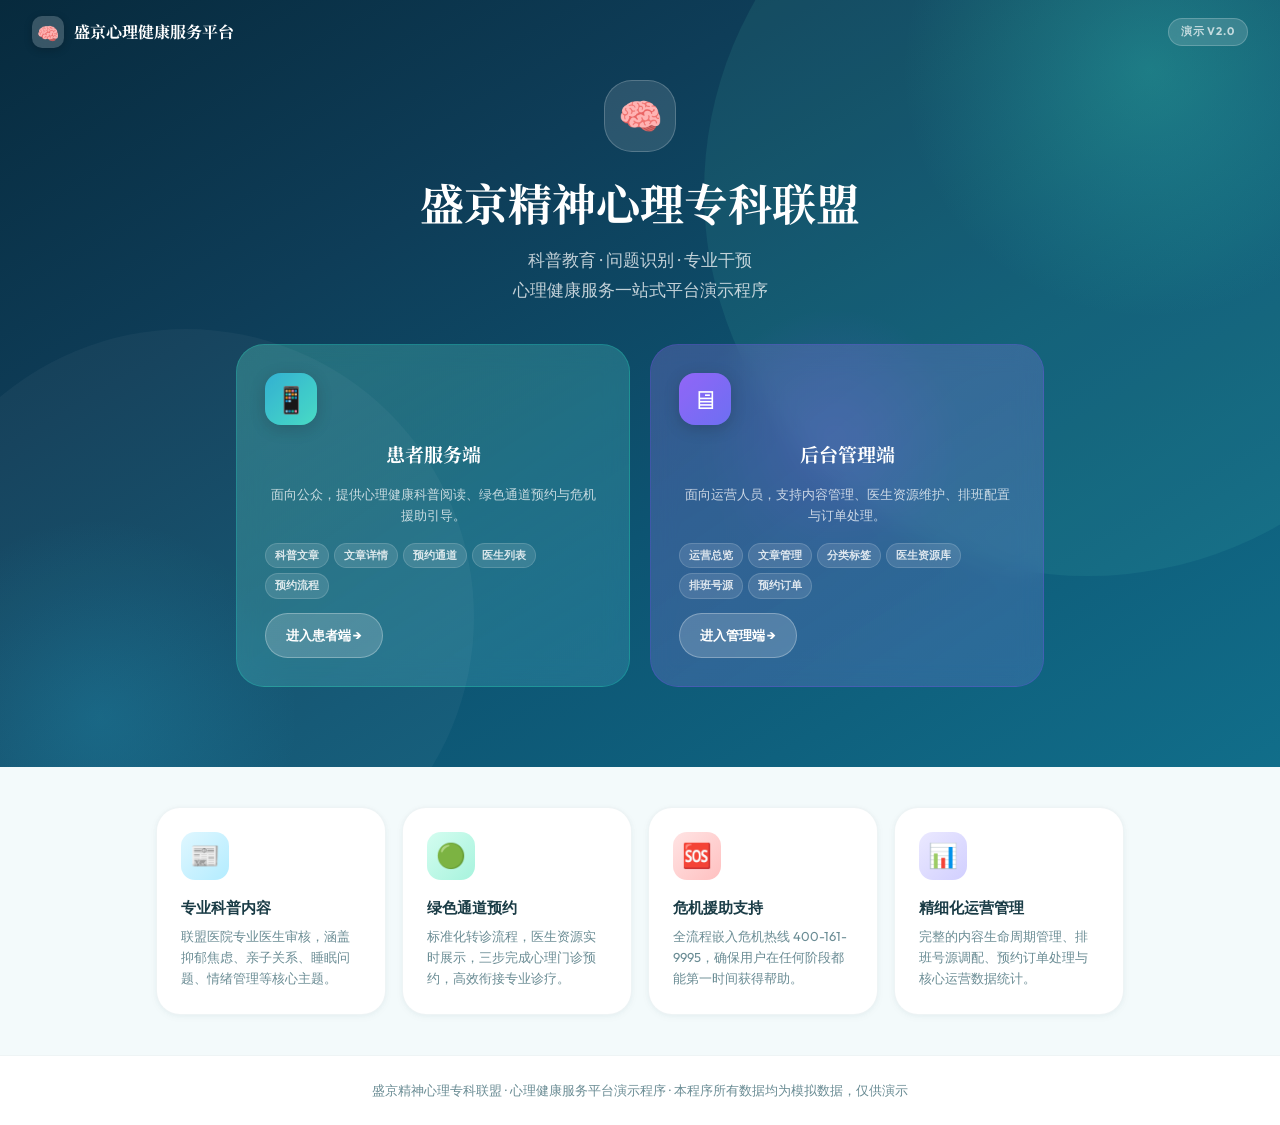
<file: index.html>
﻿<!DOCTYPE html>
<html lang="zh-CN">
<head>
<meta charset="UTF-8"/>
<meta name="viewport" content="width=device-width,initial-scale=1.0"/>
<title>盛京精神心理专科联盟 · 心理健康服务平台</title>
<link rel="stylesheet" href="./assets/css/base.css"/>
<link rel="stylesheet" href="./assets/css/components.css"/>
<link rel="stylesheet" href="./assets/css/layout.css"/>
<style>
/* 首页导航栏 */
.nav-bar{display:flex;align-items:center;justify-content:space-between;
  padding:16px 32px;position:absolute;top:0;left:0;right:0;z-index:10}
.nav-logo{display:flex;align-items:center;gap:10px;color:#fff;font-size:16px;
  font-weight:700;font-family:var(--ff-disp)}
.nav-logo .ico{width:32px;height:32px;border-radius:10px;
  background:rgba(255,255,255,.2);backdrop-filter:blur(8px);
  display:flex;align-items:center;justify-content:center;font-size:18px;
  box-shadow:0 2px 8px rgba(0,0,0,.2)}
.nav-badge{padding:4px 12px;border-radius:var(--rfull);
  background:rgba(255,255,255,.15);backdrop-filter:blur(8px);
  font-size:11px;font-weight:700;letter-spacing:.08em;text-transform:uppercase;
  color:rgba(255,255,255,.7);border:1px solid rgba(255,255,255,.2)}

/* 路径卡片 — 分别用不同渐变色 */
.path-grid{display:grid;grid-template-columns:1fr 1fr;gap:20px;
  max-width:840px;margin:0 auto;padding:0 16px}
.path-card{border-radius:28px;padding:28px;cursor:pointer;
  display:flex;flex-direction:column;gap:14px;
  backdrop-filter:blur(12px);transition:transform var(--tb),box-shadow var(--tb);
  position:relative;overflow:hidden}
.path-card::before{content:'';position:absolute;inset:0;
  background:rgba(255,255,255,.06);pointer-events:none}
.path-card:hover{transform:translateY(-6px);box-shadow:0 24px 64px rgba(0,0,0,.35)}
/* 患者端：游琳瓶蓝累色 */
.path-card.pt{background:linear-gradient(145deg,rgba(54,216,190,.25),rgba(29,168,206,.18));
  border:1px solid rgba(54,216,190,.35)}
/* 后台端：紫色深蓝 */
.path-card.adm{background:linear-gradient(145deg,rgba(139,92,246,.22),rgba(99,102,241,.16));
  border:1px solid rgba(139,92,246,.3)}
.path-ico{width:52px;height:52px;border-radius:16px;
  display:flex;align-items:center;justify-content:center;font-size:26px;
  box-shadow:0 4px 16px rgba(0,0,0,.2)}
.path-card.pt .path-ico{background:linear-gradient(135deg,#1da8ce,#36d8be)}
.path-card.adm .path-ico{background:linear-gradient(135deg,#8b5cf6,#6366f1)}
.path-title{font-size:19px;font-weight:700;font-family:var(--ff-disp);color:#fff}
.path-desc{font-size:13px;color:rgba(255,255,255,.75);line-height:1.65}
.path-pages{display:flex;flex-wrap:wrap;gap:5px;margin-top:2px}
.path-page{padding:3px 9px;border-radius:var(--rfull);
  background:rgba(255,255,255,.12);border:1px solid rgba(255,255,255,.15);
  font-size:11px;font-weight:600;color:rgba(255,255,255,.82)}
.path-cta{display:inline-flex;align-items:center;gap:6px;padding:11px 20px;
  border-radius:var(--rfull);font-size:13px;font-weight:700;
  margin-top:auto;transition:var(--tb);text-decoration:none;width:fit-content;
  background:rgba(255,255,255,.18);border:1px solid rgba(255,255,255,.28);color:#fff}
.path-cta:hover{background:rgba(255,255,255,.28)}

/* 特性卡片 — 彩色图标 */
.feat-card{background:var(--surf);border:1px solid var(--bdr);
  border-radius:24px;padding:var(--s6);box-shadow:var(--sh1);
  transition:transform var(--tb),box-shadow var(--tb)}
.feat-card:hover{transform:translateY(-3px);box-shadow:var(--sh2)}
.feat-ico{width:48px;height:48px;border-radius:14px;
  display:flex;align-items:center;justify-content:center;
  font-size:24px;margin-bottom:var(--s4)}
.feat-card:nth-child(1) .feat-ico{background:linear-gradient(135deg,#e0f7ff,#b3ecff)}
.feat-card:nth-child(2) .feat-ico{background:linear-gradient(135deg,#d4fdf0,#a7f3dd)}
.feat-card:nth-child(3) .feat-ico{background:linear-gradient(135deg,#ffe4e4,#ffc0c0)}
.feat-card:nth-child(4) .feat-ico{background:linear-gradient(135deg,#ebe9ff,#d1cfff)}
.feat-title{font-size:15px;font-weight:700;margin-bottom:6px}
.feat-desc{font-size:13px;color:var(--tx2);line-height:1.65}

/* 首页 land-hero 背景视差装饰 */
.land-hero{position:relative;overflow:hidden;
  background:linear-gradient(150deg,#072a3d 0%,#0e3d58 30%,#0d5472 60%,#116e8a 100%)}
.land-blob-1,.land-blob-2,.land-blob-3{position:absolute;border-radius:var(--rfull);pointer-events:none}
.land-blob-1{width:500px;height:500px;top:-180px;right:-120px;
  background:radial-gradient(circle,rgba(54,216,190,.28) 0%,transparent 70%)}
.land-blob-2{width:400px;height:400px;bottom:-150px;left:-100px;
  background:radial-gradient(circle,rgba(29,168,206,.22) 0%,transparent 70%)}
.land-blob-3{width:260px;height:260px;top:40%;left:55%;
  background:radial-gradient(circle,rgba(139,92,246,.18) 0%,transparent 70%)}

/* footer */
.site-footer{text-align:center;padding:24px 16px;
  color:var(--tx2);font-size:13px;border-top:1px solid var(--bdr);
  background:var(--surf)}
@media(max-width:600px){
  .path-grid{grid-template-columns:1fr}
  .nav-bar{padding:14px 16px}
}
</style>
</head>
<body>
<div class="landing">
  <div class="land-hero" style="padding-top:80px">
    <nav class="nav-bar">
      <div class="nav-logo"><div class="ico">🧠</div>盛京心理健康服务平台</div>
      <span class="nav-badge">演示 v2.0</span>
    </nav>
    <!-- 视差光球 -->
    <div class="land-blob-1"></div>
    <div class="land-blob-2"></div>
    <div class="land-blob-3"></div>
    <div class="land-ico">🧠</div>
    <div class="land-title">盛京精神心理专科联盟</div>
    <p class="land-sub">科普教育 · 问题识别 · 专业干预<br/>心理健康服务一站式平台演示程序</p>
    <div class="path-grid" style="width:100%;margin-bottom:16px">
      <div class="path-card pt" onclick="location.href='./patient/articles.html'">
        <div class="path-ico">📱</div>
        <div class="path-title">患者服务端</div>
        <p class="path-desc">面向公众，提供心理健康科普阅读、绿色通道预约与危机援助引导。</p>
        <div class="path-pages">
          <span class="path-page">科普文章</span>
          <span class="path-page">文章详情</span>
          <span class="path-page">预约通道</span>
          <span class="path-page">医生列表</span>
          <span class="path-page">预约流程</span>
        </div>
        <a class="path-cta" href="./patient/articles.html">进入患者端 →</a>
      </div>
      <div class="path-card adm" onclick="location.href='./admin/dashboard.html'">
        <div class="path-ico">🖥</div>
        <div class="path-title">后台管理端</div>
        <p class="path-desc">面向运营人员，支持内容管理、医生资源维护、排班配置与订单处理。</p>
        <div class="path-pages">
          <span class="path-page">运营总览</span>
          <span class="path-page">文章管理</span>
          <span class="path-page">分类标签</span>
          <span class="path-page">医生资源库</span>
          <span class="path-page">排班号源</span>
          <span class="path-page">预约订单</span>
        </div>
        <a class="path-cta" href="./admin/dashboard.html">进入管理端 →</a>
      </div>
    </div>
  </div>

  <div class="land-features">
    <div class="feat-card">
      <div class="feat-ico">📰</div>
      <div class="feat-title">专业科普内容</div>
      <p class="feat-desc">联盟医院专业医生审核，涵盖抑郁焦虑、亲子关系、睡眠问题、情绪管理等核心主题。</p>
    </div>
    <div class="feat-card">
      <div class="feat-ico">🟢</div>
      <div class="feat-title">绿色通道预约</div>
      <p class="feat-desc">标准化转诊流程，医生资源实时展示，三步完成心理门诊预约，高效衔接专业诊疗。</p>
    </div>
    <div class="feat-card">
      <div class="feat-ico">🆘</div>
      <div class="feat-title">危机援助支持</div>
      <p class="feat-desc">全流程嵌入危机热线 400-161-9995，确保用户在任何阶段都能第一时间获得帮助。</p>
    </div>
    <div class="feat-card">
      <div class="feat-ico">📊</div>
      <div class="feat-title">精细化运营管理</div>
      <p class="feat-desc">完整的内容生命周期管理、排班号源调配、预约订单处理与核心运营数据统计。</p>
    </div>
  </div>

  <footer class="site-footer">
    盛京精神心理专科联盟 · 心理健康服务平台演示程序 · 本程序所有数据均为模拟数据，仅供演示
  </footer>
</div>
</body>
</html>
</file>
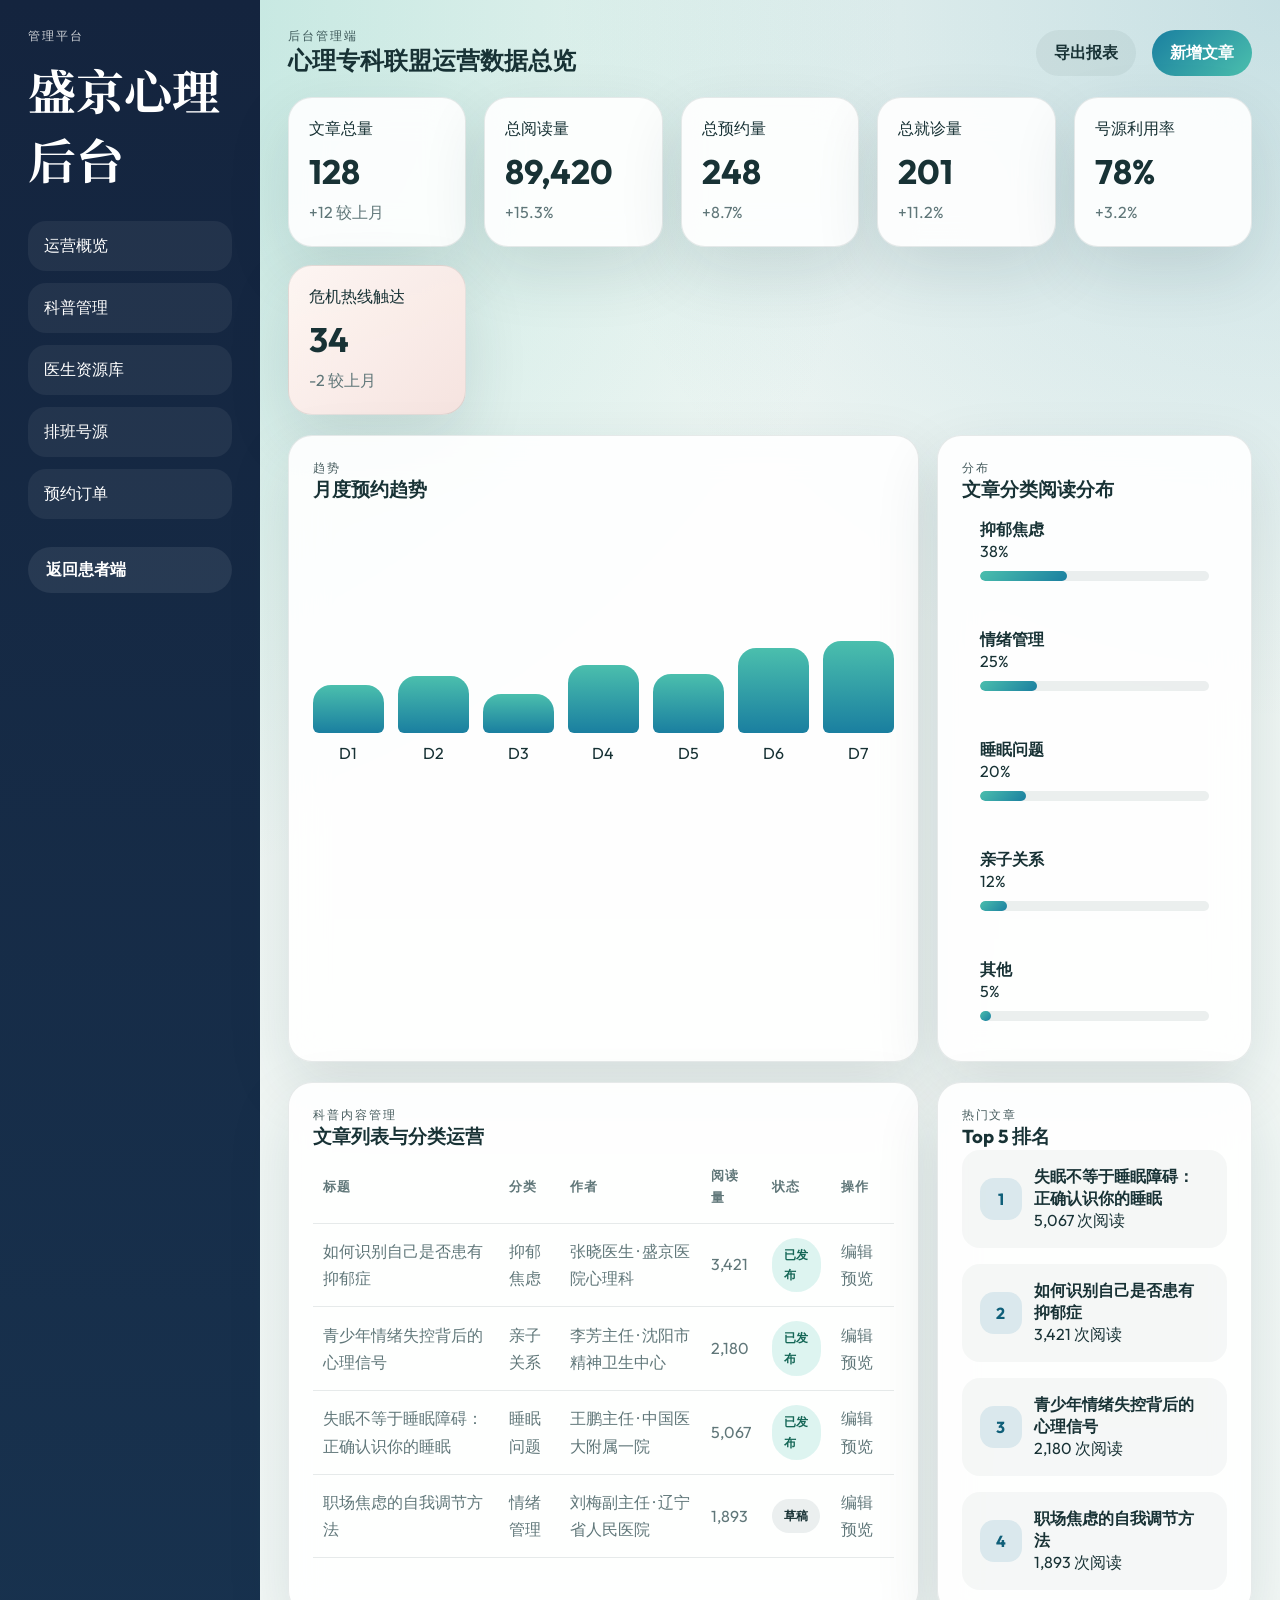
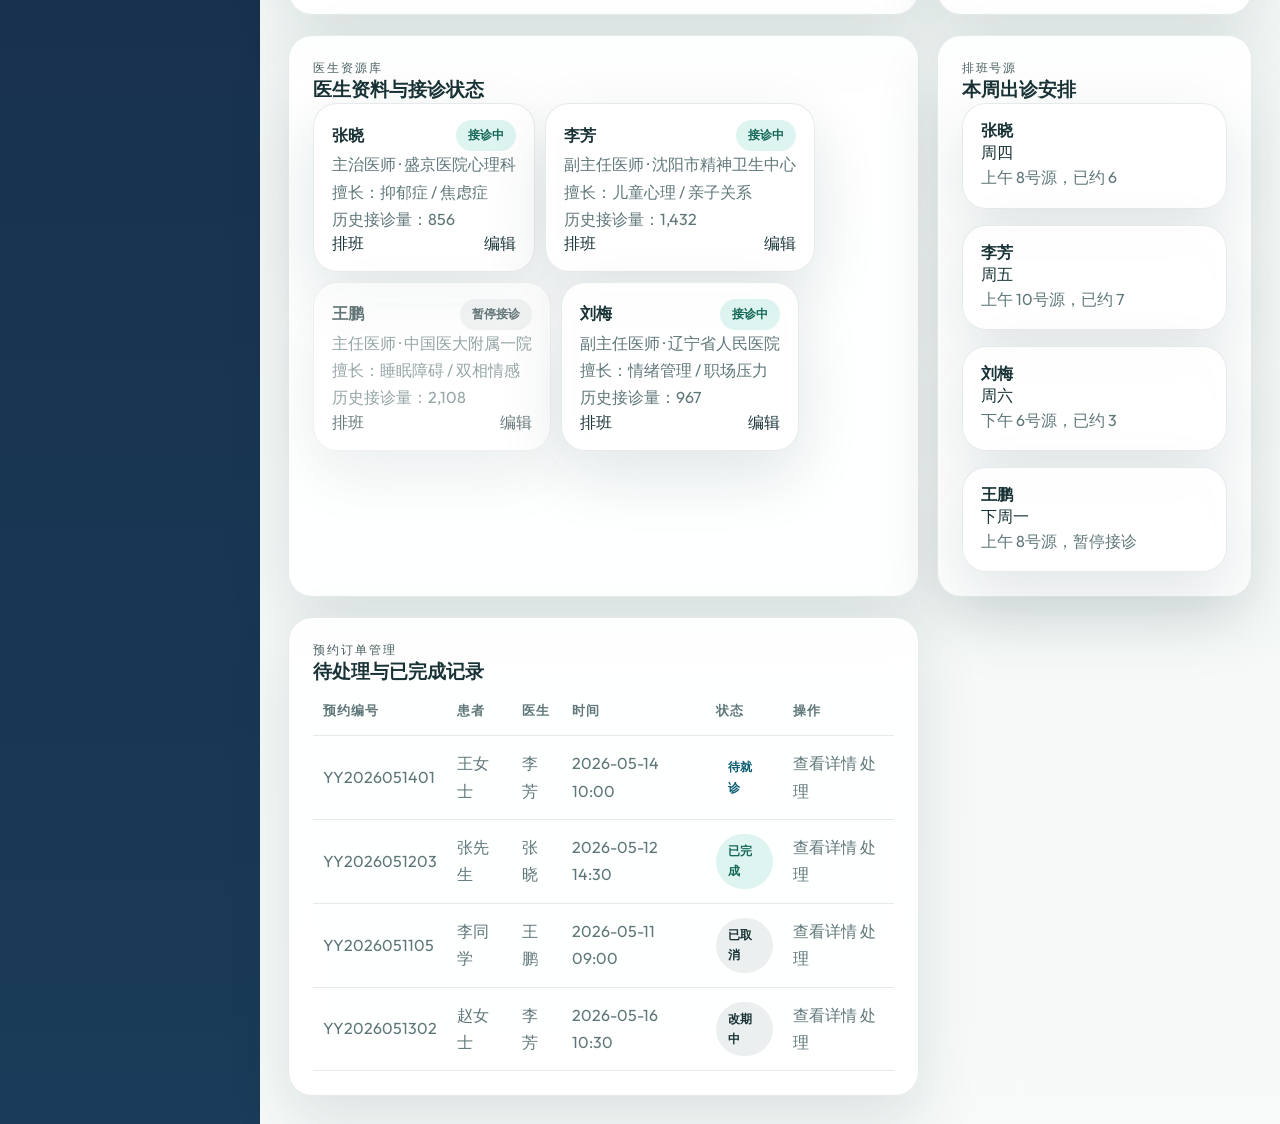
<file: admin.html>
<!DOCTYPE html>
<html lang="zh-CN">
  <head>
    <meta charset="UTF-8" />
    <meta name="viewport" content="width=device-width, initial-scale=1.0" />
    <title>盛京心理联盟后台管理端</title>
    <link rel="preconnect" href="https://fonts.googleapis.com" />
    <link rel="preconnect" href="https://fonts.gstatic.com" crossorigin />
    <link
      href="https://fonts.googleapis.com/css2?family=Noto+Serif+SC:wght@400;600;700&family=Outfit:wght@400;500;600;700&display=swap"
      rel="stylesheet"
    />
    <link rel="stylesheet" href="styles.css" />
  </head>
  <body data-page="admin">
    <div class="admin-shell">
      <aside class="admin-sidebar">
        <div>
          <p class="eyebrow">管理平台</p>
          <h1>盛京心理后台</h1>
        </div>
        <nav class="admin-nav">
          <a href="#dashboard">运营概览</a>
          <a href="#articles">科普管理</a>
          <a href="#doctors">医生资源库</a>
          <a href="#schedule">排班号源</a>
          <a href="#orders">预约订单</a>
        </nav>
        <a class="ghost-link inverse" href="index.html">返回患者端</a>
      </aside>

      <main class="admin-main">
        <header class="admin-header" id="dashboard">
          <div>
            <p class="section-tag">后台管理端</p>
            <h2>心理专科联盟运营数据总览</h2>
          </div>
          <div class="header-actions">
            <button class="secondary-button">导出报表</button>
            <button class="primary-button">新增文章</button>
          </div>
        </header>

        <section class="metric-grid" id="metricCards"></section>

        <section class="admin-grid charts-grid">
          <article class="section-card wide-card">
            <div class="section-heading">
              <div>
                <p class="section-tag">趋势</p>
                <h3>月度预约趋势</h3>
              </div>
            </div>
            <div class="chart-bars" id="trendChart"></div>
          </article>
          <article class="section-card">
            <div class="section-heading">
              <div>
                <p class="section-tag">分布</p>
                <h3>文章分类阅读分布</h3>
              </div>
            </div>
            <div class="donut-list" id="categoryStats"></div>
          </article>
        </section>

        <section class="admin-grid" id="articles">
          <article class="section-card wide-card">
            <div class="section-heading">
              <div>
                <p class="section-tag">科普内容管理</p>
                <h3>文章列表与分类运营</h3>
              </div>
            </div>
            <div class="table-wrap">
              <table>
                <thead>
                  <tr>
                    <th>标题</th>
                    <th>分类</th>
                    <th>作者</th>
                    <th>阅读量</th>
                    <th>状态</th>
                    <th>操作</th>
                  </tr>
                </thead>
                <tbody id="articleTable"></tbody>
              </table>
            </div>
          </article>
          <article class="section-card">
            <div class="section-heading">
              <div>
                <p class="section-tag">热门文章</p>
                <h3>Top 5 排名</h3>
              </div>
            </div>
            <div class="ranking-list" id="topArticles"></div>
          </article>
        </section>

        <section class="admin-grid" id="doctors">
          <article class="section-card wide-card">
            <div class="section-heading">
              <div>
                <p class="section-tag">医生资源库</p>
                <h3>医生资料与接诊状态</h3>
              </div>
            </div>
            <div class="doctor-admin-grid" id="doctorAdminCards"></div>
          </article>
          <article class="section-card" id="schedule">
            <div class="section-heading">
              <div>
                <p class="section-tag">排班号源</p>
                <h3>本周出诊安排</h3>
              </div>
            </div>
            <div class="schedule-list" id="scheduleList"></div>
          </article>
        </section>

        <section class="admin-grid" id="orders">
          <article class="section-card wide-card">
            <div class="section-heading">
              <div>
                <p class="section-tag">预约订单管理</p>
                <h3>待处理与已完成记录</h3>
              </div>
            </div>
            <div class="table-wrap">
              <table>
                <thead>
                  <tr>
                    <th>预约编号</th>
                    <th>患者</th>
                    <th>医生</th>
                    <th>时间</th>
                    <th>状态</th>
                    <th>操作</th>
                  </tr>
                </thead>
                <tbody id="orderTable"></tbody>
              </table>
            </div>
          </article>
        </section>
      </main>
    </div>

    <script src="data.js"></script>
    <script src="app.js"></script>
  </body>
  </html>
</file>
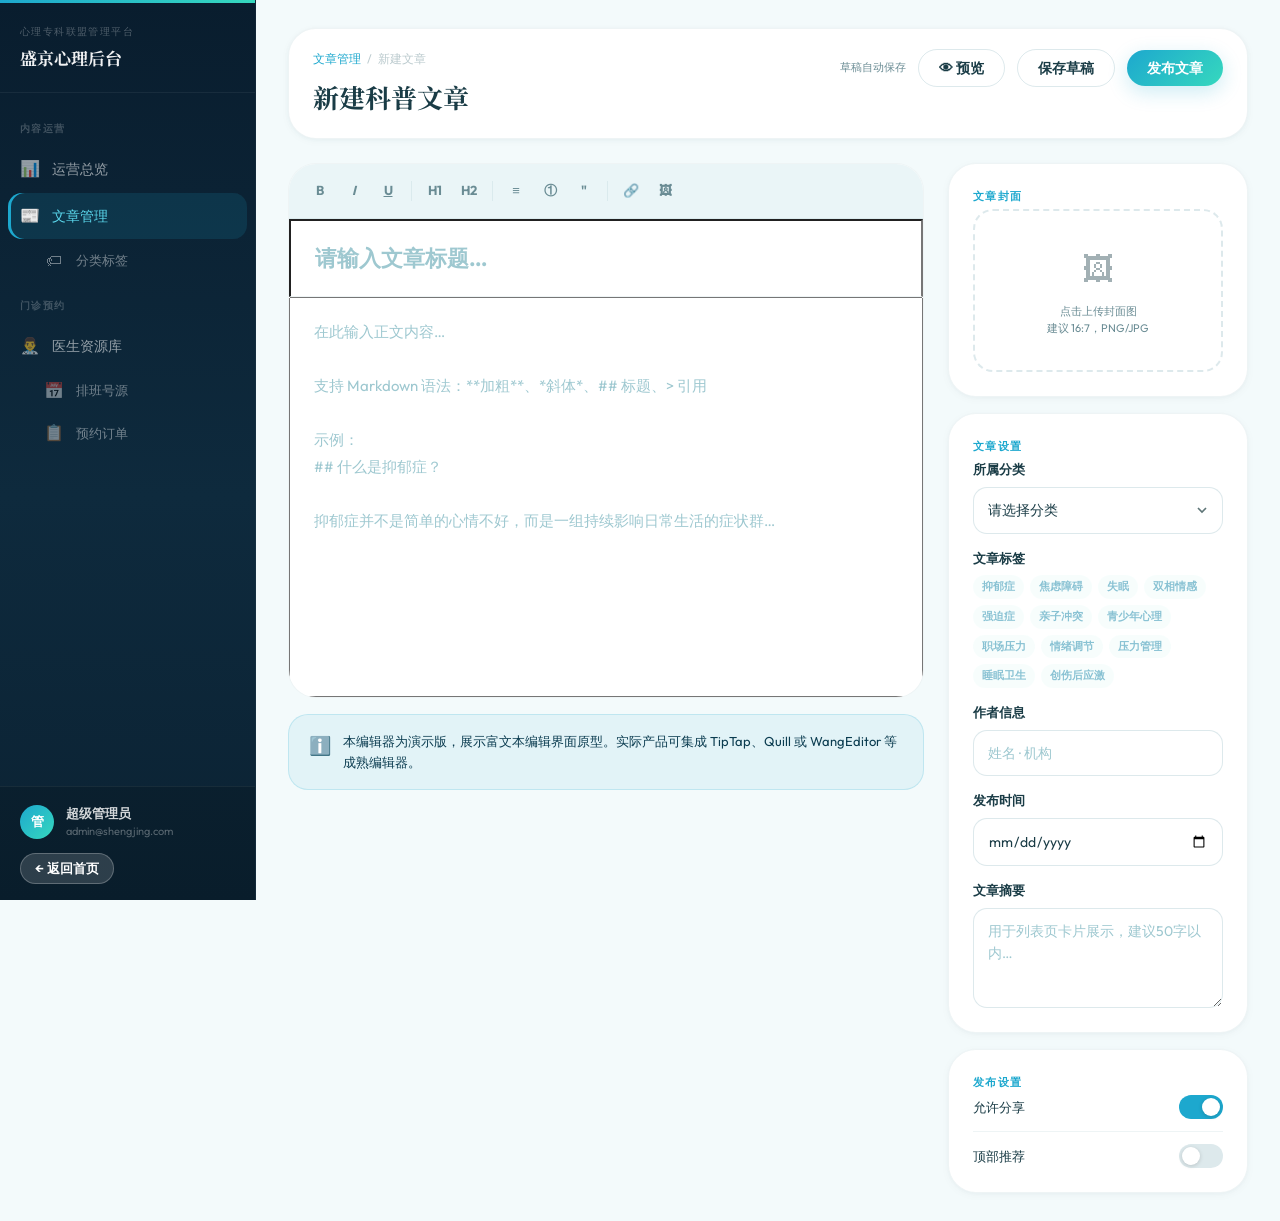
<file: admin/article-edit.html>
<!DOCTYPE html>
<html lang="zh-CN">
<head>
<meta charset="UTF-8"/>
<meta name="viewport" content="width=device-width,initial-scale=1.0"/>
<title>文章编辑 · 盛京心理后台</title>
<link rel="stylesheet" href="../assets/css/base.css"/>
<link rel="stylesheet" href="../assets/css/components.css"/>
<link rel="stylesheet" href="../assets/css/layout.css"/>
</head>
<body>
<div class="adm-shell">
  <aside class="adm-sb" id="adm-sb"></aside>
  <main class="adm-main">

    <div class="page-hd">
      <div>
        <div class="page-bc"><a href="./articles.html">文章管理</a><span>/</span><span id="bc-label">新建文章</span></div>
        <h1 class="page-title" id="page-title-h">新建科普文章</h1>
      </div>
      <div class="page-acts">
        <span class="xs muted" id="auto-save-hint">草稿自动保存</span>
        <button class="btn btn-o" id="btn-preview">👁 预览</button>
        <button class="btn btn-o" id="btn-draft">保存草稿</button>
        <button class="btn btn-p" id="btn-publish">发布文章</button>
      </div>
    </div>

    <div class="editor-shell">
      <!-- Editor Area -->
      <div>
        <div class="editor-area">
          <div class="editor-toolbar">
            <div title="加粗" class="tb-btn" onclick="fmt('bold')"><b>B</b></div>
            <div title="斜体" class="tb-btn" onclick="fmt('italic')"><i>I</i></div>
            <div title="下划线" class="tb-btn" onclick="fmt('underline')"><u>U</u></div>
            <div class="divider-v" style="height:20px;margin:5px 4px"></div>
            <div title="标题1" class="tb-btn" onclick="fmt('h1')">H1</div>
            <div title="标题2" class="tb-btn" onclick="fmt('h2')">H2</div>
            <div class="divider-v" style="height:20px;margin:5px 4px"></div>
            <div title="无序列表" class="tb-btn" onclick="fmt('ul')">≡</div>
            <div title="有序列表" class="tb-btn" onclick="fmt('ol')">①</div>
            <div title="引用" class="tb-btn" onclick="fmt('quote')">"</div>
            <div class="divider-v" style="height:20px;margin:5px 4px"></div>
            <div title="插入链接" class="tb-btn" onclick="fmt('link')">🔗</div>
            <div title="插入图片" class="tb-btn" onclick="fmt('img')">🖼</div>
          </div>
          <input class="editor-title" id="art-title" placeholder="请输入文章标题…" autocomplete="off"/>
          <textarea class="editor-body" id="art-body" placeholder="在此输入正文内容…&#10;&#10;支持 Markdown 语法：**加粗**、*斜体*、## 标题、> 引用&#10;&#10;示例：&#10;## 什么是抑郁症？&#10;&#10;抑郁症并不是简单的心情不好，而是一组持续影响日常生活的症状群…"></textarea>
        </div>
        <div class="alert alert-info mt4">
          <span class="alert-icon">ℹ️</span>
          <p class="sm">本编辑器为演示版，展示富文本编辑界面原型。实际产品可集成 TipTap、Quill 或 WangEditor 等成熟编辑器。</p>
        </div>
      </div>

      <!-- Settings Panel -->
      <div class="editor-panel">
        <div class="card card-p">
          <div class="sec-eye mb4">文章封面</div>
          <div class="upload-zone" id="upload-zone" onclick="Utils.toast('图片上传（演示）')">
            <div id="cover-preview" style="text-align:center">
              <div style="font-size:32px;margin-bottom:8px;opacity:.4">🖼</div>
              <div class="xs muted">点击上传封面图</div>
              <div class="xs muted">建议 16:7，PNG/JPG</div>
            </div>
          </div>
        </div>
        <div class="card card-p">
          <div class="sec-eye mb4">文章设置</div>
          <div style="display:grid;gap:14px">
            <div class="form-group">
              <label class="form-label">所属分类</label>
              <select class="sel" id="art-cat">
                <option value="">请选择分类</option>
              </select>
            </div>
            <div class="form-group">
              <label class="form-label">文章标签</label>
              <div class="tag-row" id="tag-selector" style="gap:6px;flex-wrap:wrap"></div>
            </div>
            <div class="form-group">
              <label class="form-label">作者信息</label>
              <input class="input" id="art-author" placeholder="姓名 · 机构"/>
            </div>
            <div class="form-group">
              <label class="form-label">发布时间</label>
              <input class="input" id="art-date" type="date"/>
            </div>
            <div class="form-group">
              <label class="form-label">文章摘要</label>
              <textarea class="area" id="art-summary" rows="3" placeholder="用于列表页卡片展示，建议50字以内…"></textarea>
            </div>
          </div>
        </div>
        <div class="card card-p">
          <div class="sec-eye mb4">发布设置</div>
          <div class="f aic jcb">
            <span class="sm w5">允许分享</span>
            <div class="toggle on" id="toggle-share" onclick="this.classList.toggle('on')"></div>
          </div>
          <div class="divider" style="margin:12px 0"></div>
          <div class="f aic jcb">
            <span class="sm w5">顶部推荐</span>
            <div class="toggle" id="toggle-top" onclick="this.classList.toggle('on')"></div>
          </div>
        </div>
      </div>
    </div>
  </main>
</div>

<script src="../assets/js/data.js"></script>
<script src="../assets/js/utils.js"></script>
<script>
Utils.initAdminSidebar('articles');

const id = parseInt(Utils.getParam('id') || '0');
const art = id ? DATA.articles.find(a => a.id === id) : null;

// Update page title
if (art) {
  document.getElementById('bc-label').textContent = '编辑文章';
  document.getElementById('page-title-h').textContent = '编辑科普文章';
}

// Populate category options
const catSel = document.getElementById('art-cat');
DATA.categories.slice(1).forEach(c => {
  const o = document.createElement('option');
  o.value = c; o.textContent = c;
  catSel.appendChild(o);
});

// Populate tag selector
const tagSel = document.getElementById('tag-selector');
const selTags = new Set();
DATA.tags.forEach(t => {
  const btn = document.createElement('span');
  btn.className = 'tag';
  btn.textContent = t;
  btn.style.cursor = 'pointer';
  btn.style.opacity = '0.5';
  btn.onclick = () => {
    if (selTags.has(t)) { selTags.delete(t); btn.style.opacity='0.5'; btn.style.background=''; }
    else { selTags.add(t); btn.style.opacity='1'; btn.style.background='var(--cs)'; btn.style.color='#fff'; }
  };
  tagSel.appendChild(btn);
});

// Pre-fill if editing
if (art) {
  document.getElementById('art-title').value = art.title;
  document.getElementById('art-body').value = art.content.join('\n\n');
  document.getElementById('art-author').value = art.author;
  document.getElementById('art-date').value = art.date;
  document.getElementById('art-summary').value = art.summary;
  catSel.value = art.category;
}

// Auto-save hint
let saveTimer;
['art-title','art-body','art-summary'].forEach(id => {
  document.getElementById(id).oninput = () => {
    clearTimeout(saveTimer);
    document.getElementById('auto-save-hint').textContent = '保存中…';
    saveTimer = setTimeout(() => {
      document.getElementById('auto-save-hint').textContent = '✓ 已自动保存 ' + new Date().toLocaleTimeString('zh-CN',{hour:'2-digit',minute:'2-digit'});
    }, 800);
  };
});

// Toolbar format buttons
function fmt(type) {
  const map = { bold:'**粗体**', italic:'*斜体*', h1:'## 标题',
    h2:'### 小标题', ul:'- 列表项', ol:'1. 列表项',
    quote:'> 引用内容', link:'[链接文字](URL)', img:'![图片描述](图片URL)' };
  const body = document.getElementById('art-body');
  const ins = map[type] || '';
  const pos = body.selectionStart;
  body.value = body.value.slice(0,pos) + ins + body.value.slice(pos);
  body.focus();
  Utils.toast('已插入 ' + type);
}
window.fmt = fmt;

// Buttons
document.getElementById('btn-preview').onclick = () => {
  window.open('../patient/article-detail.html?id=' + (id||1), '_blank');
};
document.getElementById('btn-draft').onclick = () => {
  document.getElementById('auto-save-hint').textContent = '✓ 草稿已保存';
  Utils.toast('草稿已保存');
};
document.getElementById('btn-publish').onclick = () => {
  const title = document.getElementById('art-title').value.trim();
  if (!title) { Utils.toast('请输入文章标题'); return; }
  Utils.toast('文章已发布 ✓');
  setTimeout(() => location.href = './articles.html', 1000);
};
</script>
</body>
</html>
</file>
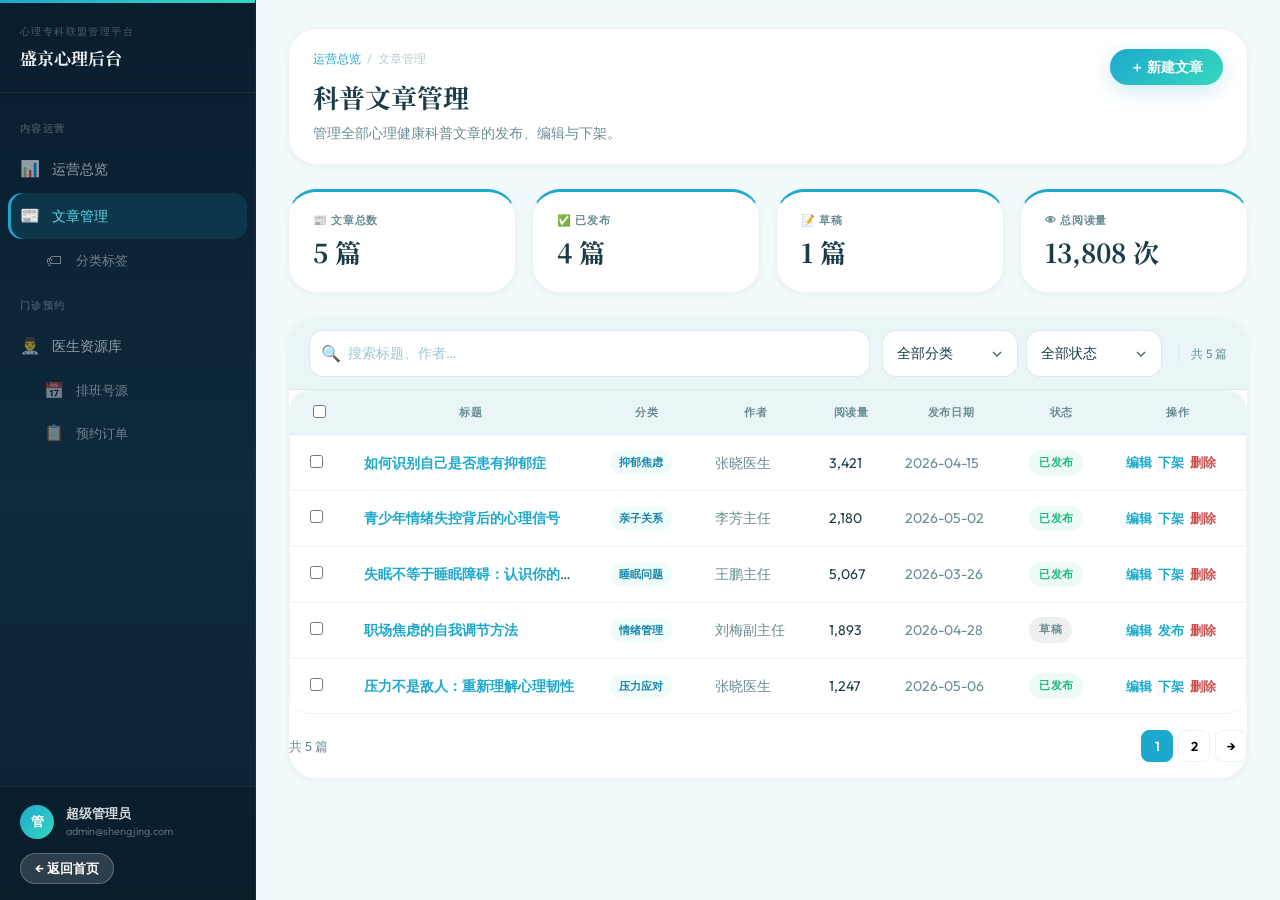
<file: admin/articles.html>
<!DOCTYPE html>
<html lang="zh-CN">
<head>
<meta charset="UTF-8"/>
<meta name="viewport" content="width=device-width,initial-scale=1.0"/>
<title>文章管理 · 盛京心理后台</title>
<link rel="stylesheet" href="../assets/css/base.css"/>
<link rel="stylesheet" href="../assets/css/components.css"/>
<link rel="stylesheet" href="../assets/css/layout.css"/>
</head>
<body>
<div class="adm-shell">
  <aside class="adm-sb" id="adm-sb"></aside>
  <main class="adm-main">

    <div class="page-hd">
      <div>
        <div class="page-bc"><a href="./dashboard.html">运营总览</a><span>/</span><span>文章管理</span></div>
        <h1 class="page-title">科普文章管理</h1>
        <p class="page-sub">管理全部心理健康科普文章的发布、编辑与下架。</p>
      </div>
      <div class="page-acts">
        <a class="btn btn-p" href="./article-edit.html">＋ 新建文章</a>
      </div>
    </div>

    <!-- Stats -->
    <div class="met-grid" style="margin-bottom:24px" id="art-stats"></div>

    <!-- Filter + Table 卡片一体化 -->
    <div class="card adm-sec" style="overflow:hidden">
      <div class="filter-bar filter-bar-incard">
        <div class="search-wrap">
          <span class="s-icon">🔍</span>
          <input class="input" id="kw" type="search" placeholder="搜索标题、作者…"/>
        </div>
        <div class="filter-selects">
          <select class="sel" id="cat-f"><option value="">全部分类</option></select>
          <select class="sel" id="status-f">
            <option value="">全部状态</option>
            <option value="已发布">已发布</option>
            <option value="草稿">草稿</option>
            <option value="已下架">已下架</option>
          </select>
        </div>
        <span class="filter-count" id="art-count"></span>
      </div>
      <div class="tbl-wrap">
        <table class="data-tbl">
          <thead>
            <tr>
              <th><input type="checkbox" id="chk-all"/></th>
              <th>标题</th><th>分类</th><th>作者</th>
              <th>阅读量</th><th>发布日期</th><th>状态</th><th>操作</th>
            </tr>
          </thead>
          <tbody id="art-tbody"></tbody>
        </table>
      </div>
      <div class="pager px4 py3" id="pager">
        <span id="pager-info"></span>
        <div class="page-btns">
          <button class="page-btn on">1</button>
          <button class="page-btn">2</button>
          <button class="page-btn">→</button>
        </div>
      </div>
    </div>

  </main>
</div>

<!-- Confirm Modal -->
<div class="modal-ov" id="confirm-ov">
  <div class="modal">
    <div class="modal-hd"><h2 id="modal-title">确认操作</h2></div>
    <div class="modal-bd"><p id="modal-msg"></p></div>
    <div class="modal-ft">
      <button class="btn btn-o" onclick="Utils.closeModal('confirm-ov')">取消</button>
      <button class="btn btn-d" id="modal-confirm">确认</button>
    </div>
  </div>
</div>

<script src="../assets/js/data.js"></script>
<script src="../assets/js/utils.js"></script>
<script>
Utils.initAdminSidebar('articles');

let articles = DATA.articles.map(a => ({...a}));
let kw = '', cat = '', status = '';

// Populate category filter
const catF = document.getElementById('cat-f');
DATA.categories.slice(1).forEach(c => {
  const o = document.createElement('option');
  o.value = c; o.textContent = c;
  catF.appendChild(o);
});

// Stats
function renderStats() {
  const total = articles.length;
  const pub = articles.filter(a => a.status === '已发布').length;
  const draft = articles.filter(a => a.status === '草稿').length;
  const reads = articles.reduce((s,a) => s + a.reads, 0);
  document.getElementById('art-stats').innerHTML = [
    { label:'文章总数', val:total+' 篇', ico:'📰' },
    { label:'已发布', val:pub+' 篇', ico:'✅' },
    { label:'草稿', val:draft+' 篇', ico:'📝' },
    { label:'总阅读量', val:Utils.formatNum(reads)+' 次', ico:'👁' }
  ].map(m => `<div class="met-card"><div class="met-lbl">${m.ico} ${m.label}</div><div class="met-val" style="font-size:26px">${m.val}</div></div>`).join('');
}

function renderTable() {
  const list = articles.filter(a => {
    const mk = !kw || (a.title+a.author).includes(kw);
    const mc = !cat || a.category === cat;
    const ms = !status || a.status === status;
    return mk && mc && ms;
  });
  document.getElementById('pager-info').textContent = `共 ${list.length} 篇`;
  const artCount = document.getElementById('art-count');
  if (artCount) artCount.textContent = (kw||cat||status) ? `找到 ${list.length} / ${articles.length} 篇` : `共 ${articles.length} 篇`;
  document.getElementById('art-tbody').innerHTML = list.map(a => `
    <tr>
      <td><input type="checkbox"/></td>
      <td style="max-width:220px" class="trunc"><span class="w6 cp" style="cursor:pointer" onclick="location.href='./article-edit.html?id=${a.id}'">${a.title}</span></td>
      <td><span class="tag">${a.category}</span></td>
      <td class="muted sm">${a.author.split(' · ')[0]}</td>
      <td>${Utils.formatNum(a.reads)}</td>
      <td class="muted sm">${a.date || '—'}</td>
      <td>${Utils.statusBadge(a.status)}</td>
      <td>
        <div class="tbl-actions">
          <a href="./article-edit.html?id=${a.id}">编辑</a>
          <button onclick="toggleStatus(${a.id})">${a.status==='已发布'?'下架':'发布'}</button>
          <button class="del" onclick="deleteArticle(${a.id})">删除</button>
        </div>
      </td>
    </tr>`).join('');
}

function toggleStatus(id) {
  const a = articles.find(x => x.id === id);
  document.getElementById('modal-title').textContent = a.status === '已发布' ? '确认下架文章' : '确认发布文章';
  document.getElementById('modal-msg').textContent = `将${a.status==='已发布'?'下架':'发布'}《${a.title}》，操作后将立即生效。`;
  document.getElementById('modal-confirm').onclick = () => {
    a.status = a.status === '已发布' ? '已下架' : '已发布';
    Utils.closeModal('confirm-ov');
    renderStats(); renderTable();
    Utils.toast('操作成功');
  };
  Utils.openModal('confirm-ov');
}

function deleteArticle(id) {
  const a = articles.find(x => x.id === id);
  document.getElementById('modal-title').textContent = '确认删除文章';
  document.getElementById('modal-msg').textContent = `确认删除《${a.title}》？此操作不可恢复。`;
  document.getElementById('modal-confirm').onclick = () => {
    articles = articles.filter(x => x.id !== id);
    Utils.closeModal('confirm-ov');
    renderStats(); renderTable();
    Utils.toast('文章已删除');
  };
  Utils.openModal('confirm-ov');
}

document.getElementById('kw').oninput = function(){ kw=this.value.trim(); renderTable(); };
document.getElementById('cat-f').onchange = function(){ cat=this.value; renderTable(); };
document.getElementById('status-f').onchange = function(){ status=this.value; renderTable(); };
document.getElementById('confirm-ov').onclick = function(e){ if(e.target===this) Utils.closeModal('confirm-ov'); };

renderStats(); renderTable();
</script>
</body>
</html>
</file>
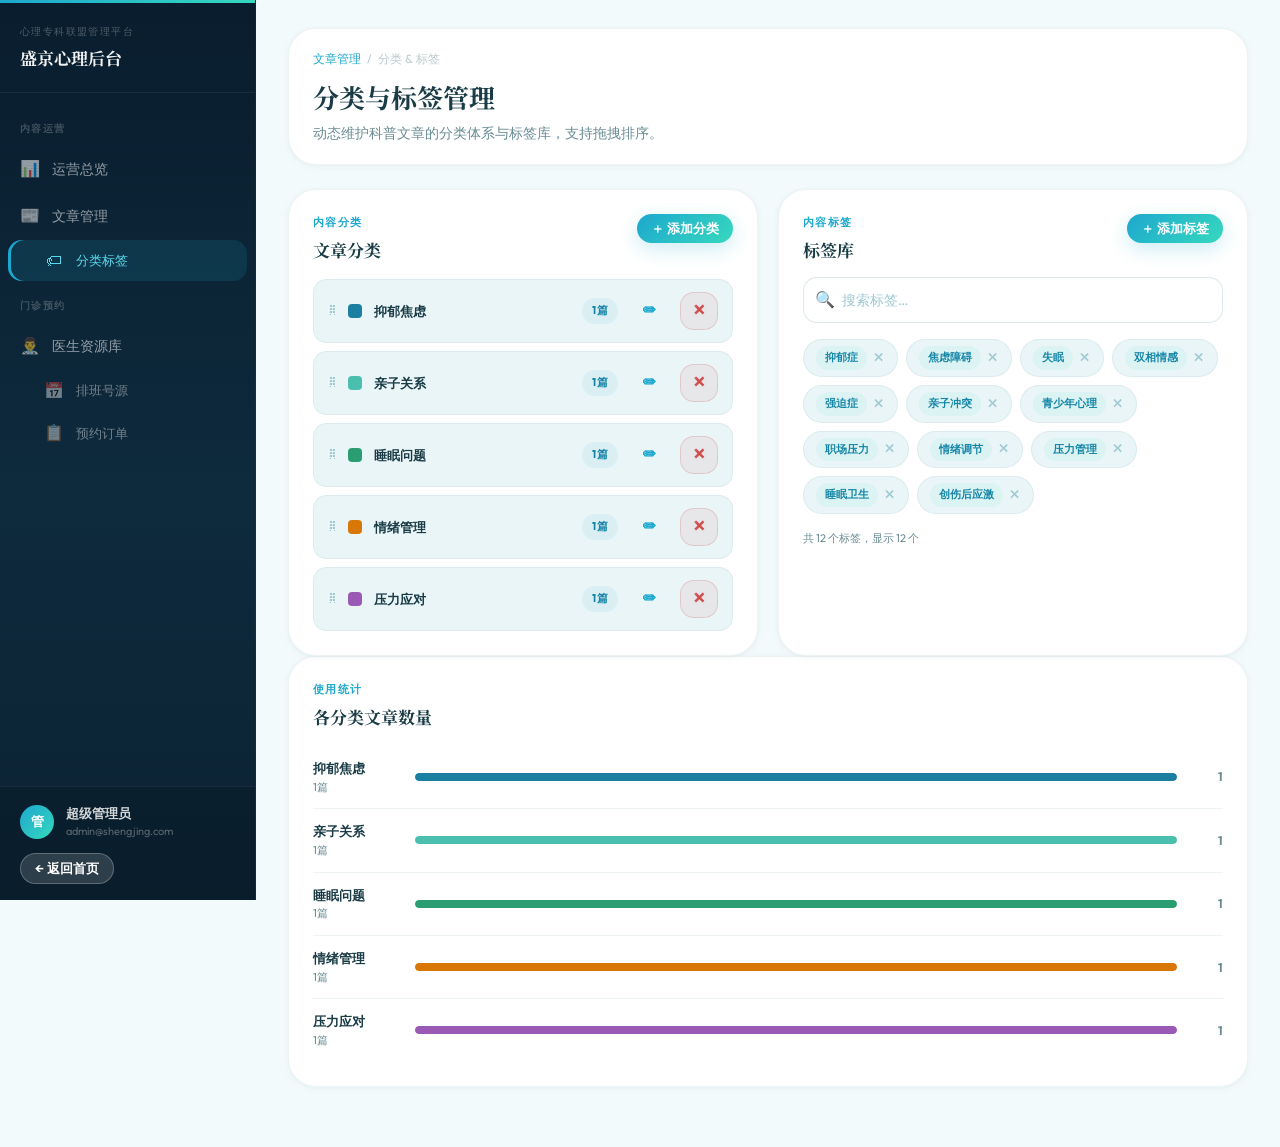
<file: admin/categories.html>
<!DOCTYPE html>
<html lang="zh-CN">
<head>
<meta charset="UTF-8"/>
<meta name="viewport" content="width=device-width,initial-scale=1.0"/>
<title>分类标签 · 盛京心理后台</title>
<link rel="stylesheet" href="../assets/css/base.css"/>
<link rel="stylesheet" href="../assets/css/components.css"/>
<link rel="stylesheet" href="../assets/css/layout.css"/>
<style>
.cat-item{display:flex;align-items:center;gap:12px;padding:12px 14px;
  border-radius:14px;border:1px solid var(--bdr);background:var(--surf-alt);
  transition:var(--tb)}
.cat-item:hover{border-color:var(--cp-sub);background:rgba(26,127,160,.03)}
.drag-handle{color:var(--tx3);cursor:grab;font-size:16px;flex-shrink:0}
.cat-swatch{width:14px;height:14px;border-radius:4px;flex-shrink:0}
.tag-chip{display:inline-flex;align-items:center;gap:6px;padding:6px 12px;
  border-radius:var(--rfull);background:var(--surf-alt);border:1px solid var(--bdr);
  font-size:13px;font-weight:500;cursor:default}
.tag-chip .del-tag{font-size:12px;color:var(--tx3);cursor:pointer;line-height:1}
.tag-chip .del-tag:hover{color:var(--err)}
.add-inline{display:flex;gap:8px;align-items:center}
.add-inline input{padding:8px 12px;border:1.5px solid var(--bdr-s);border-radius:var(--rfull);
  font-size:13px;min-width:140px;outline:none;background:var(--surf)}
.add-inline input:focus{border-color:var(--cp)}
</style>
</head>
<body>
<div class="adm-shell">
  <aside class="adm-sb" id="adm-sb"></aside>
  <main class="adm-main">

    <div class="page-hd">
      <div>
        <div class="page-bc"><a href="./articles.html">文章管理</a><span>/</span><span>分类 & 标签</span></div>
        <h1 class="page-title">分类与标签管理</h1>
        <p class="page-sub">动态维护科普文章的分类体系与标签库，支持拖拽排序。</p>
      </div>
    </div>

    <div class="two-col-eq">

      <!-- Category Panel -->
      <div class="card card-p">
        <div class="sec-hd" style="margin-bottom:16px">
          <div><div class="sec-eye">内容分类</div><h3 class="sec-title" style="font-size:17px">文章分类</h3></div>
          <button class="btn btn-p btn-sm" id="add-cat-btn">＋ 添加分类</button>
        </div>

        <div id="add-cat-form" class="hidden mb4">
          <div class="add-inline">
            <input id="new-cat-input" placeholder="输入分类名称…" maxlength="12"/>
            <button class="btn btn-p btn-sm" onclick="addCat()">添加</button>
            <button class="btn btn-o btn-sm" onclick="toggleAddCat()">取消</button>
          </div>
        </div>

        <div id="cat-list" style="display:grid;gap:8px"></div>
      </div>

      <!-- Tag Panel -->
      <div class="card card-p">
        <div class="sec-hd" style="margin-bottom:14px">
          <div><div class="sec-eye">内容标签</div><h3 class="sec-title" style="font-size:17px">标签库</h3></div>
          <button class="btn btn-p btn-sm" id="add-tag-btn">＋ 添加标签</button>
        </div>

        <div id="add-tag-form" class="hidden mb4">
          <div class="add-inline">
            <input id="new-tag-input" placeholder="输入标签名称…" maxlength="10"/>
            <button class="btn btn-p btn-sm" onclick="addTag()">添加</button>
            <button class="btn btn-o btn-sm" onclick="toggleAddTag()">取消</button>
          </div>
        </div>

        <div class="search-wrap mb4">
          <span class="s-icon">🔍</span>
          <input class="input" id="tag-search" placeholder="搜索标签…"/>
        </div>

        <div id="tag-cloud" style="display:flex;flex-wrap:wrap;gap:8px"></div>
        <div class="xs muted mt4" id="tag-count"></div>
      </div>
    </div>

    <!-- Usage Stats -->
    <div class="card card-p adm-sec">
      <div class="sec-hd" style="margin-bottom:16px"><div><div class="sec-eye">使用统计</div><h3 class="sec-title" style="font-size:17px">各分类文章数量</h3></div></div>
      <div id="cat-stats"></div>
    </div>

  </main>
</div>

<script src="../assets/js/data.js"></script>
<script src="../assets/js/utils.js"></script>
<script>
Utils.initAdminSidebar('categories');

const catColors = ['#1a7fa0','#4bbfad','#2a9d73','#d97706','#9b59b6','#e74c3c'];
let cats = DATA.categories.slice(1).map((c,i) => ({
  id:i+1, name:c, color:catColors[i%catColors.length],
  count: DATA.articles.filter(a=>a.category===c).length
}));
let tags = [...DATA.tags];

function renderCats() {
  document.getElementById('cat-list').innerHTML = cats.map((c,i) => `
    <div class="cat-item" draggable="true">
      <span class="drag-handle">⠿</span>
      <span class="cat-swatch" style="background:${c.color}"></span>
      <span class="g1 w6 sm">${c.name}</span>
      <span class="badge badge-cp">${c.count}篇</span>
      <button class="btn btn-icon btn-sm btn-g" title="编辑" onclick="editCat(${c.id})">✏</button>
      <button class="btn btn-icon btn-sm btn-d" title="删除" onclick="deleteCat(${c.id})">✕</button>
    </div>`).join('');

  // Stats
  document.getElementById('cat-stats').innerHTML = cats.map(c => `
    <div class="prog-row">
      <div class="prog-info"><div class="prog-name">${c.name}</div><div class="prog-cnt">${c.count}篇</div></div>
      <div class="prog-track"><div class="prog-fill" style="width:${Math.round(c.count/Math.max(1,...cats.map(x=>x.count))*100)}%;background:${c.color}"></div></div>
      <div class="prog-pct">${c.count}</div>
    </div>`).join('');
}

function renderTags(kw='') {
  const filtered = tags.filter(t => !kw || t.includes(kw));
  document.getElementById('tag-cloud').innerHTML = filtered.map(t => `
    <div class="tag-chip">
      <span class="tag" style="pointer-events:none">${t}</span>
      <span class="del-tag" onclick="deleteTag('${t}')" title="删除标签">✕</span>
    </div>`).join('');
  document.getElementById('tag-count').textContent = `共 ${tags.length} 个标签，显示 ${filtered.length} 个`;
}

function toggleAddCat() {
  const f = document.getElementById('add-cat-form');
  f.classList.toggle('hidden');
  if (!f.classList.contains('hidden')) document.getElementById('new-cat-input').focus();
}
function toggleAddTag() {
  const f = document.getElementById('add-tag-form');
  f.classList.toggle('hidden');
  if (!f.classList.contains('hidden')) document.getElementById('new-tag-input').focus();
}
window.toggleAddCat = toggleAddCat;
window.toggleAddTag = toggleAddTag;

function addCat() {
  const v = document.getElementById('new-cat-input').value.trim();
  if (!v) { Utils.toast('请输入分类名称'); return; }
  if (cats.some(c => c.name === v)) { Utils.toast('分类名称已存在'); return; }
  cats.push({ id: Date.now(), name:v, color:catColors[cats.length%catColors.length], count:0 });
  document.getElementById('new-cat-input').value = '';
  document.getElementById('add-cat-form').classList.add('hidden');
  renderCats();
  Utils.toast('分类"' + v + '"已添加');
}
window.addCat = addCat;

function editCat(id) {
  const c = cats.find(x => x.id === id);
  const newName = prompt('修改分类名称：', c.name);
  if (newName && newName.trim() && newName.trim() !== c.name) {
    c.name = newName.trim();
    renderCats();
    Utils.toast('分类名称已更新');
  }
}
window.editCat = editCat;

function deleteCat(id) {
  const c = cats.find(x => x.id === id);
  if (!confirm(`确认删除分类「${c.name}」？该分类下 ${c.count} 篇文章将移至未分类。`)) return;
  cats = cats.filter(x => x.id !== id);
  renderCats();
  Utils.toast('分类已删除');
}
window.deleteCat = deleteCat;

function addTag() {
  const v = document.getElementById('new-tag-input').value.trim();
  if (!v) { Utils.toast('请输入标签名称'); return; }
  if (tags.includes(v)) { Utils.toast('标签已存在'); return; }
  tags.push(v);
  document.getElementById('new-tag-input').value = '';
  document.getElementById('add-tag-form').classList.add('hidden');
  renderTags();
  Utils.toast('标签"' + v + '"已添加');
}
window.addTag = addTag;

function deleteTag(t) {
  if (!confirm('确认删除标签「'+t+'」？')) return;
  tags = tags.filter(x => x !== t);
  renderTags(document.getElementById('tag-search').value);
  Utils.toast('标签已删除');
}
window.deleteTag = deleteTag;

document.getElementById('tag-search').oninput = function(){ renderTags(this.value.trim()); };
document.getElementById('add-cat-btn').onclick = toggleAddCat;
document.getElementById('add-tag-btn').onclick = toggleAddTag;

document.getElementById('new-cat-input').onkeydown = e => { if(e.key==='Enter') addCat(); };
document.getElementById('new-tag-input').onkeydown = e => { if(e.key==='Enter') addTag(); };

renderCats();
renderTags();
</script>
</body>
</html>
</file>
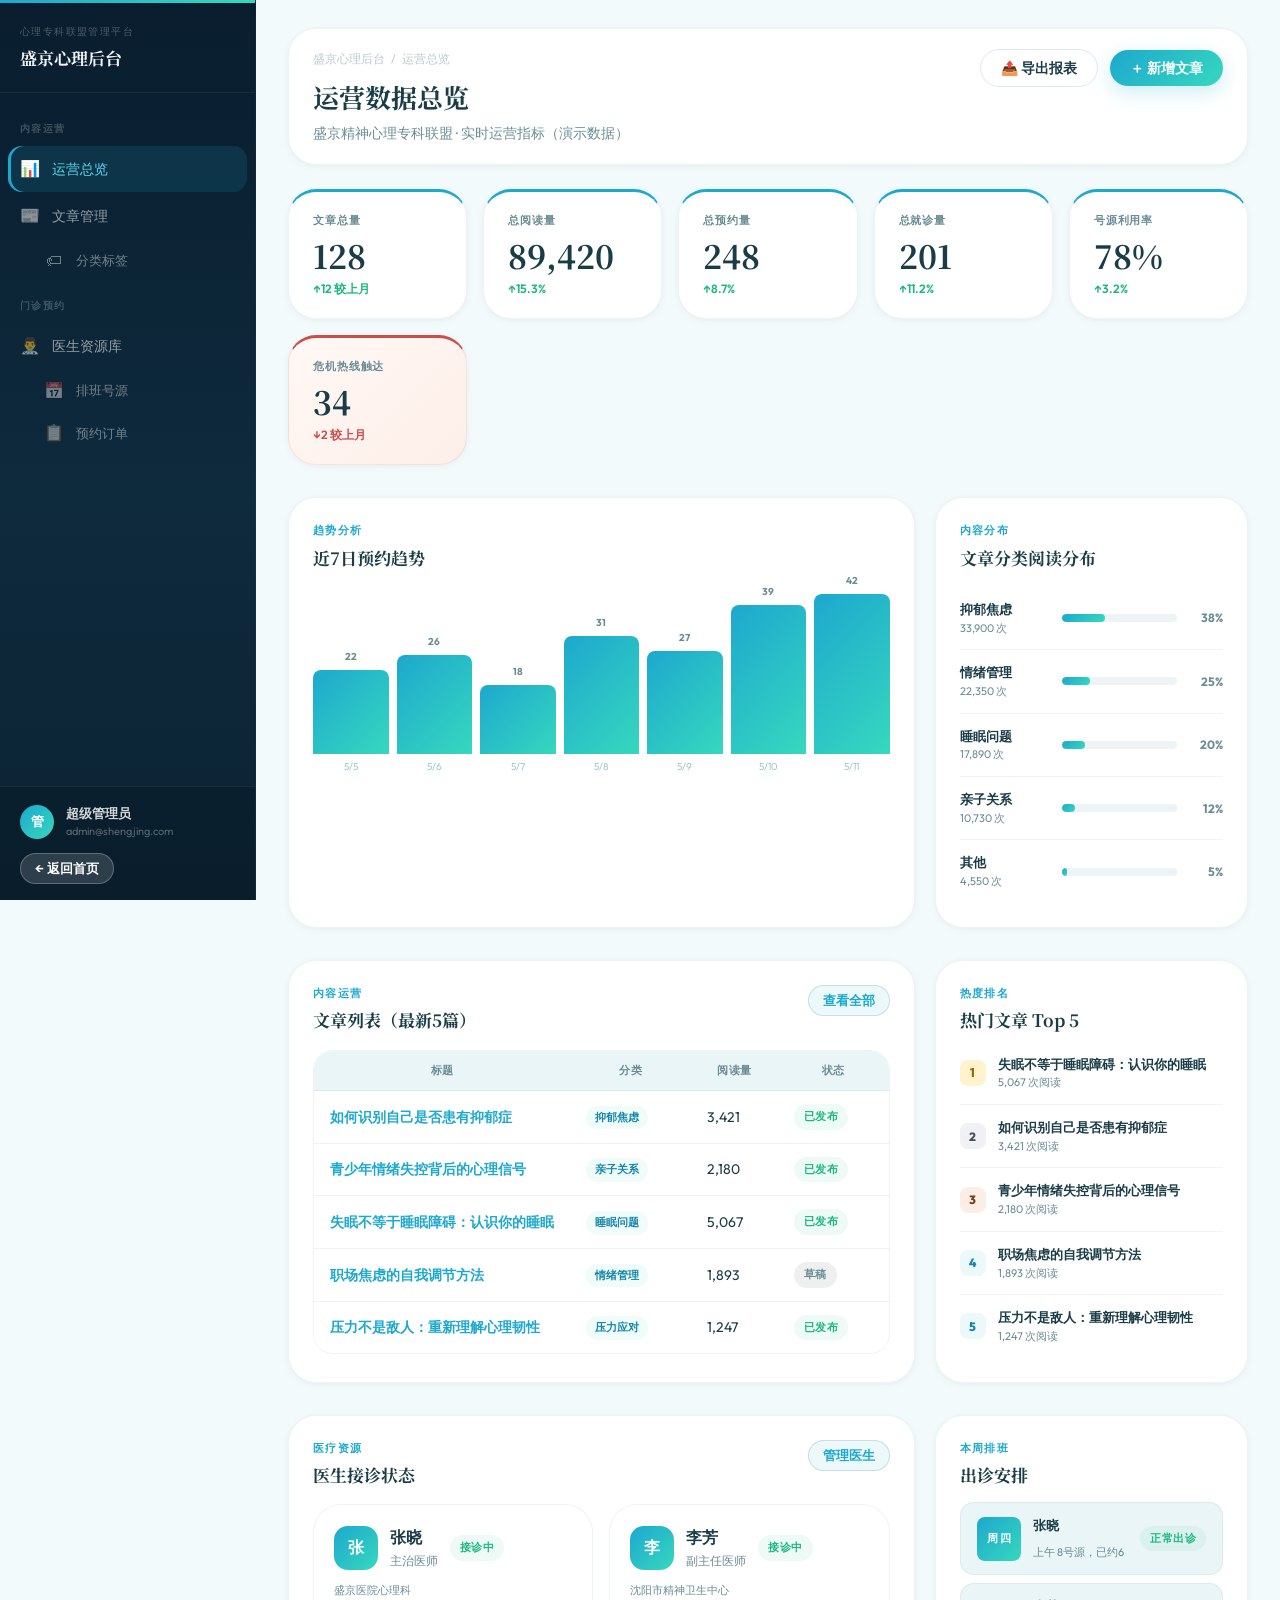
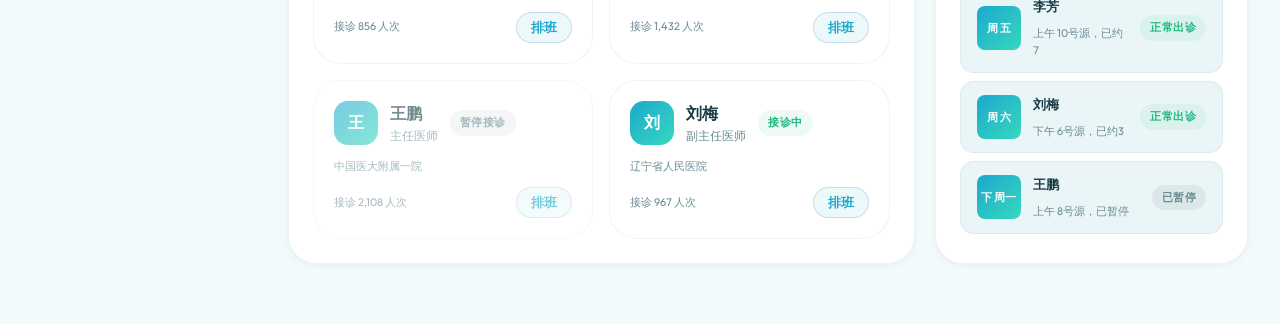
<file: admin/dashboard.html>
<!DOCTYPE html>
<html lang="zh-CN">
<head>
<meta charset="UTF-8"/>
<meta name="viewport" content="width=device-width,initial-scale=1.0"/>
<title>运营总览 · 盛京心理后台</title>
<link rel="stylesheet" href="../assets/css/base.css"/>
<link rel="stylesheet" href="../assets/css/components.css"/>
<link rel="stylesheet" href="../assets/css/layout.css"/>
</head>
<body>
<div class="adm-shell">
  <aside class="adm-sb" id="adm-sb"></aside>

  <main class="adm-main">
    <div class="page-hd">
      <div class="adm-header-left">
        <div class="page-bc"><span>盛京心理后台</span><span>/</span><span>运营总览</span></div>
        <h1 class="page-title">运营数据总览</h1>
        <p class="page-sub">盛京精神心理专科联盟 · 实时运营指标（演示数据）</p>
      </div>
      <div class="page-acts">
        <button class="btn btn-o" onclick="Utils.toast('报表导出功能演示中…')">📤 导出报表</button>
        <a class="btn btn-p" href="./article-edit.html">＋ 新增文章</a>
      </div>
    </div>

    <!-- Metric Cards -->
    <div class="met-grid" id="met-grid"></div>

    <!-- Charts Row -->
    <div class="two-col adm-sec">
      <div class="card card-p">
        <div class="sec-hd"><div><div class="sec-eye">趋势分析</div><h3 class="sec-title" style="font-size:17px">近7日预约趋势</h3></div></div>
        <div class="bar-chart" id="trend-chart"></div>
      </div>
      <div class="card card-p">
        <div class="sec-hd" style="margin-bottom:16px"><div><div class="sec-eye">内容分布</div><h3 class="sec-title" style="font-size:17px">文章分类阅读分布</h3></div></div>
        <div id="cat-stats"></div>
      </div>
    </div>

    <!-- Articles + Ranking -->
    <div class="two-col adm-sec">
      <div class="card card-p">
        <div class="sec-hd" style="margin-bottom:16px">
          <div><div class="sec-eye">内容运营</div><h3 class="sec-title" style="font-size:17px">文章列表（最新5篇）</h3></div>
          <a class="btn btn-s btn-sm" href="./articles.html">查看全部</a>
        </div>
        <div class="tbl-wrap">
          <table class="data-tbl">
            <thead><tr><th>标题</th><th>分类</th><th>阅读量</th><th>状态</th></tr></thead>
            <tbody id="art-preview"></tbody>
          </table>
        </div>
      </div>
      <div class="card card-p">
        <div class="sec-hd" style="margin-bottom:8px"><div><div class="sec-eye">热度排名</div><h3 class="sec-title" style="font-size:17px">热门文章 Top 5</h3></div></div>
        <div id="top-articles"></div>
      </div>
    </div>

    <!-- Doctors + Schedules -->
    <div class="two-col adm-sec">
      <div class="card card-p">
        <div class="sec-hd" style="margin-bottom:16px">
          <div><div class="sec-eye">医疗资源</div><h3 class="sec-title" style="font-size:17px">医生接诊状态</h3></div>
          <a class="btn btn-s btn-sm" href="./doctors.html">管理医生</a>
        </div>
        <div class="doc-grid" id="doc-overview"></div>
      </div>
      <div class="card card-p">
        <div class="sec-hd" style="margin-bottom:14px"><div><div class="sec-eye">本周排班</div><h3 class="sec-title" style="font-size:17px">出诊安排</h3></div></div>
        <div style="display:grid;gap:8px" id="sch-list"></div>
      </div>
    </div>
  </main>
</div>

<script src="../assets/js/data.js"></script>
<script src="../assets/js/utils.js"></script>
<script>
Utils.initAdminSidebar('dashboard');

const { metrics, trend, catStats, articles, doctors, schedules } = DATA;

// Metrics
document.getElementById('met-grid').innerHTML = metrics.map(m => `
  <div class="met-card${m.warn?' warn-card':''}">
    <div class="met-lbl">${m.label}</div>
    <div class="met-val">${m.value}</div>
    <div class="met-delta ${m.up?'up':'down'}">${m.delta}</div>
  </div>`).join('');

// Trend Chart
const maxV = Math.max(...trend.values);
document.getElementById('trend-chart').innerHTML = trend.values.map((v,i) => {
  const h = Math.max(8, Math.round((v/maxV)*160));
  return `<div class="bar-col"><div class="bar-val">${v}</div><div class="bar-fill" style="height:${h}px"></div><div class="bar-lbl">${trend.labels[i]}</div></div>`;
}).join('');

// Category Stats
document.getElementById('cat-stats').innerHTML = catStats.map(c => `
  <div class="prog-row">
    <div class="prog-info"><div class="prog-name">${c.label}</div><div class="prog-cnt">${Utils.formatNum(c.reads)} 次</div></div>
    <div class="prog-track"><div class="prog-fill" style="width:${c.pct}%"></div></div>
    <div class="prog-pct">${c.pct}%</div>
  </div>`).join('');

// Article preview table
document.getElementById('art-preview').innerHTML = [...articles].slice(0,5).map(a => `
  <tr>
    <td class="trunc" style="max-width:200px"><a href="./article-edit.html?id=${a.id}" class="cp w6">${a.title}</a></td>
    <td><span class="tag">${a.category}</span></td>
    <td>${Utils.formatNum(a.reads)}</td>
    <td>${Utils.statusBadge(a.status)}</td>
  </tr>`).join('');

// Top articles ranking
const sorted = [...articles].sort((a,b) => b.reads - a.reads);
const medals = ['gold','silver','bronze','',''];
document.getElementById('top-articles').innerHTML = sorted.slice(0,5).map((a,i) => `
  <div class="rank-item">
    <div class="rank-n ${medals[i]||''}">${i+1}</div>
    <div>
      <div class="rank-ttl">${a.title}</div>
      <div class="rank-reads">${Utils.formatNum(a.reads)} 次阅读</div>
    </div>
  </div>`).join('');

// Doctor overview
document.getElementById('doc-overview').innerHTML = doctors.map(d => `
  <div class="adc${d.status!=='接诊中'?' inactive':''}">
    <div class="adc-head">
      <div class="adc-av">${d.initial}</div>
      <div><div class="adc-name">${d.name}</div><div class="adc-title">${d.title}</div></div>
      ${Utils.statusBadge(d.status)}
    </div>
    <div class="xs muted">${d.hospital}</div>
    <div class="f aic jcb gap2">
      <span class="xs muted">接诊 ${Utils.formatNum(d.visits)} 人次</span>
      <a class="btn btn-s btn-sm" href="./schedule.html?doctorId=${d.id}">排班</a>
    </div>
  </div>`).join('');

// Schedule list
document.getElementById('sch-list').innerHTML = schedules.map(s => `
  <div class="sch-item">
    <div class="sch-day">${s.short}</div>
    <div class="g1"><div class="w6 sm">${s.doctor}</div><div class="xs muted mt2">${s.detail}</div></div>
    <span class="badge ${s.avail?'badge-ok':'badge-neu'}">${s.avail?'正常出诊':'已暂停'}</span>
  </div>`).join('');
</script>
</body>
</html>
</file>
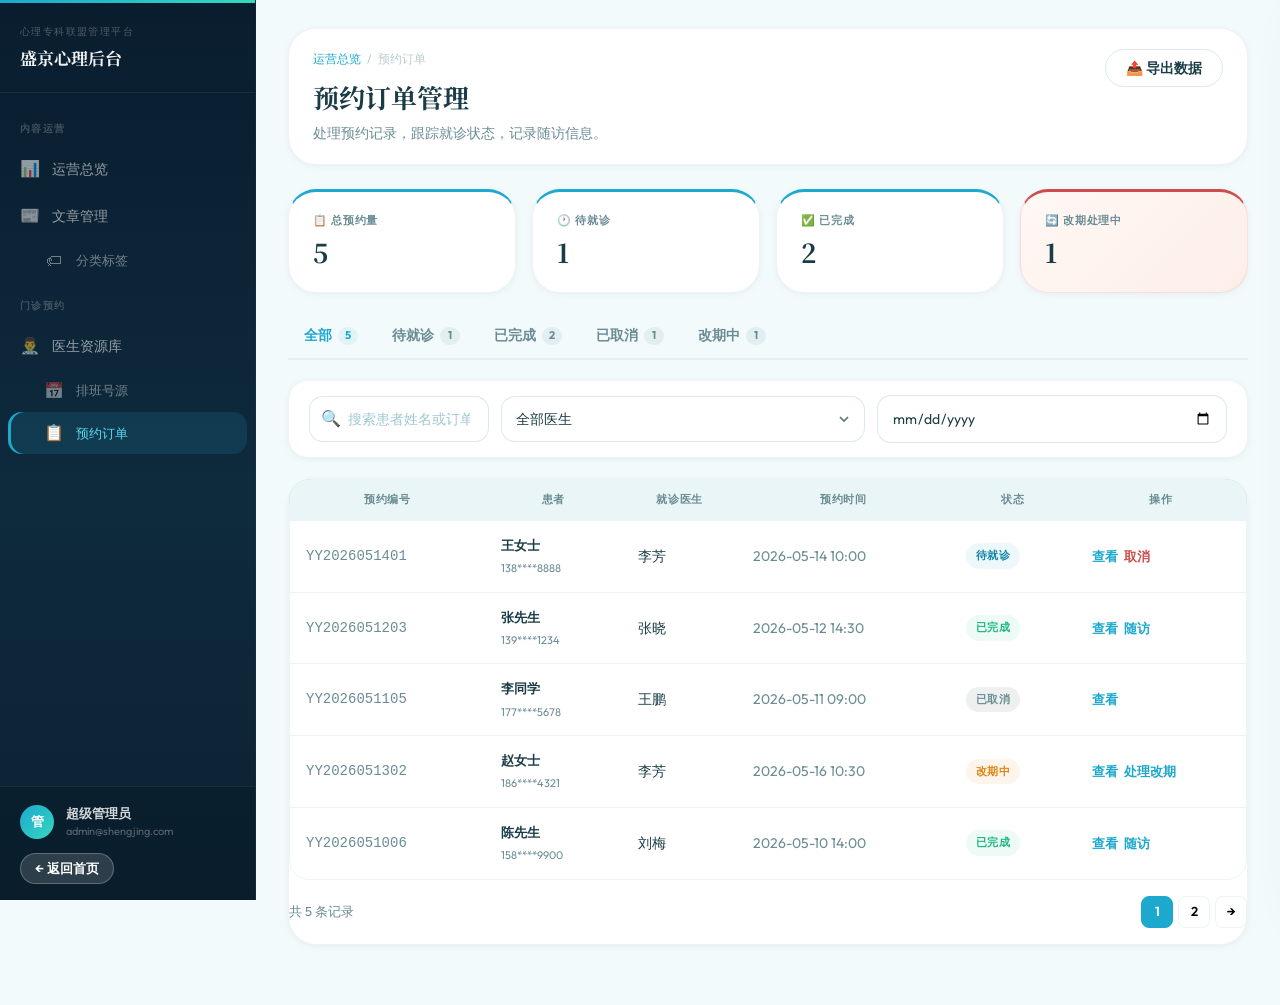
<file: admin/orders.html>
<!DOCTYPE html>
<html lang="zh-CN">
<head>
<meta charset="UTF-8"/>
<meta name="viewport" content="width=device-width,initial-scale=1.0"/>
<title>预约订单 · 盛京心理后台</title>
<link rel="stylesheet" href="../assets/css/base.css"/>
<link rel="stylesheet" href="../assets/css/components.css"/>
<link rel="stylesheet" href="../assets/css/layout.css"/>
</head>
<body>
<div class="adm-shell">
  <aside class="adm-sb" id="adm-sb"></aside>
  <main class="adm-main">

    <div class="page-hd">
      <div>
        <div class="page-bc"><a href="./dashboard.html">运营总览</a><span>/</span><span>预约订单</span></div>
        <h1 class="page-title">预约订单管理</h1>
        <p class="page-sub">处理预约记录，跟踪就诊状态，记录随访信息。</p>
      </div>
      <div class="page-acts">
        <button class="btn btn-o" onclick="Utils.toast('数据导出（演示）')">📤 导出数据</button>
      </div>
    </div>

    <!-- Stats -->
    <div class="met-grid" id="order-stats" style="margin-bottom:20px"></div>

    <!-- Tab Bar -->
    <div class="tab-bar" id="tab-bar" style="margin-bottom:20px"></div>

    <!-- Filter -->
    <div class="filter-bar">
      <div class="search-wrap" style="flex:1;min-width:180px">
        <span class="s-icon">🔍</span>
        <input class="input" id="order-kw" type="search" placeholder="搜索患者姓名或订单号…"/>
      </div>
      <select class="sel" id="doc-f">
        <option value="">全部医生</option>
      </select>
      <input class="input" id="date-f" type="date" style="min-width:140px" title="按就诊日期筛选"/>
    </div>

    <!-- Table -->
    <div class="card adm-sec">
      <div class="tbl-wrap">
        <table class="data-tbl">
          <thead>
            <tr>
              <th>预约编号</th><th>患者</th><th>就诊医生</th>
              <th>预约时间</th><th>状态</th><th>操作</th>
            </tr>
          </thead>
          <tbody id="order-tbody"></tbody>
        </table>
      </div>
      <div class="pager px4 py3">
        <span id="pager-info"></span>
        <div class="page-btns">
          <button class="page-btn on">1</button>
          <button class="page-btn">2</button>
          <button class="page-btn">→</button>
        </div>
      </div>
    </div>

  </main>
</div>

<!-- Order Detail Drawer -->
<div class="draw-overlay" id="draw-ov" onclick="Utils.closeDrawer('draw-ov','draw-panel')"></div>
<div class="drawer" id="draw-panel">
  <div class="draw-hd">
    <span class="draw-title">预约详情</span>
    <button class="btn btn-icon btn-o" onclick="Utils.closeDrawer('draw-ov','draw-panel')">✕</button>
  </div>
  <div class="draw-body" id="draw-content"></div>
  <div class="draw-foot" id="draw-foot"></div>
</div>

<!-- Reschedule Modal -->
<div class="modal-ov" id="reschedule-modal" onclick="if(event.target===this)Utils.closeModal('reschedule-modal')">
  <div class="modal">
    <div class="modal-hd"><h2>处理改期申请</h2></div>
    <div class="modal-bd" style="display:grid;gap:14px">
      <div class="alert alert-info"><span class="alert-icon">ℹ️</span><p class="sm">患者申请将就诊时间调整为以下时段：</p></div>
      <div class="form-group">
        <label class="form-label">新就诊时间</label>
        <select class="sel" id="new-slot">
          <option>2026-05-20 周三 10:00</option>
          <option>2026-05-21 周四 14:00</option>
          <option>2026-05-22 周五 09:30</option>
        </select>
      </div>
      <div class="form-group">
        <label class="form-label">备注</label>
        <textarea class="area" rows="2" placeholder="可添加给患者的说明…"></textarea>
      </div>
    </div>
    <div class="modal-ft">
      <button class="btn btn-d" onclick="Utils.closeModal('reschedule-modal');Utils.toast('改期已拒绝')">拒绝改期</button>
      <button class="btn btn-p" onclick="Utils.closeModal('reschedule-modal');Utils.toast('改期已确认 ✓')">确认改期</button>
    </div>
  </div>
</div>

<script src="../assets/js/data.js"></script>
<script src="../assets/js/utils.js"></script>
<script>
Utils.initAdminSidebar('orders');

let orders = DATA.orders.map(o => ({...o}));
let activeTab = '全部', kw = '', docFilter = '', dateFilter = '';

const statusGroups = ['全部','待就诊','已完成','已取消','改期中'];

// Populate doctor filter
const docF = document.getElementById('doc-f');
DATA.doctors.forEach(d => {
  const o = document.createElement('option');
  o.value = d.name; o.textContent = d.name;
  docF.appendChild(o);
});

function countByStatus(s) {
  return s === '全部' ? orders.length : orders.filter(o=>o.status===s).length;
}

function renderTabs() {
  document.getElementById('tab-bar').innerHTML = statusGroups.map(s => `
    <div class="tab${s===activeTab?' on':''}" onclick="setTab('${s}')">
      ${s}<span class="tab-cnt">${countByStatus(s)}</span>
    </div>`).join('');
}

function setTab(s) { activeTab=s; renderTabs(); renderTable(); }
window.setTab = setTab;

function renderStats() {
  const pending = orders.filter(o=>o.status==='待就诊').length;
  const done = orders.filter(o=>o.status==='已完成').length;
  const cancelled = orders.filter(o=>o.status==='已取消').length;
  const change = orders.filter(o=>o.status==='改期中').length;
  document.getElementById('order-stats').innerHTML = [
    {label:'总预约量', val:orders.length, ico:'📋'},
    {label:'待就诊', val:pending, ico:'🕐'},
    {label:'已完成', val:done, ico:'✅'},
    {label:'改期处理中', val:change, ico:'🔄'}
  ].map(m => `<div class="met-card${m.ico==='🔄'&&m.val>0?' warn-card':''}"><div class="met-lbl">${m.ico} ${m.label}</div><div class="met-val" style="font-size:26px">${m.val}</div></div>`).join('');
}

function renderTable() {
  const list = orders.filter(o => {
    const ms = activeTab === '全部' || o.status === activeTab;
    const mk = !kw || (o.patient+o.id+o.doctor).includes(kw);
    const md = !docFilter || o.doctor === docFilter;
    const mdate = !dateFilter || o.time.startsWith(dateFilter);
    return ms && mk && md && mdate;
  });
  document.getElementById('pager-info').textContent = `共 ${list.length} 条记录`;
  document.getElementById('order-tbody').innerHTML = list.map(o => `
    <tr>
      <td class="xs" style="font-family:monospace;color:var(--tx2)">${o.id}</td>
      <td><span class="w6 sm">${o.patient}</span><br><span class="xs muted">${o.phone}</span></td>
      <td class="sm">${o.doctor}</td>
      <td class="sm muted">${o.time}</td>
      <td>${Utils.statusBadge(o.status)}</td>
      <td>
        <div class="tbl-actions">
          <button onclick="viewOrder('${o.id}')">查看</button>
          ${o.status==='改期中'?`<button onclick="Utils.openModal('reschedule-modal')">处理改期</button>`:''}
          ${o.status==='已完成'?`<button onclick="Utils.toast('随访记录功能演示')">随访</button>`:''}
          ${o.status==='待就诊'?`<button class="del" onclick="cancelOrder('${o.id}')">取消</button>`:''}
        </div>
      </td>
    </tr>`).join('');
}

function viewOrder(id) {
  const o = orders.find(x=>x.id===id);
  const timeline = { '待就诊':['预约成功','待就诊'], '已完成':['预约成功','已就诊','已完成'], '已取消':['预约成功','已取消'], '改期中':['预约成功','改期申请中'] };
  const steps = timeline[o.status] || ['预约成功'];
  document.getElementById('draw-content').innerHTML = `
    <div style="display:grid;gap:16px">
      <div class="f aic jcb">
        <span class="xs muted">订单编号</span>
        <span class="xs w6" style="font-family:monospace">${o.id}</span>
      </div>
      ${Utils.statusBadge(o.status)}
      <div class="divider"></div>
      <div class="f aic jcb"><span class="xs muted">就诊医生</span><span class="sm w6">${o.doctor}</span></div>
      <div class="f aic jcb"><span class="xs muted">患者姓名</span><span class="sm w6">${o.patient}</span></div>
      <div class="f aic jcb"><span class="xs muted">联系电话</span><span class="sm">${o.phone}</span></div>
      <div class="f aic jcb"><span class="xs muted">就诊时间</span><span class="sm w6">${o.time}</span></div>
      <div class="divider"></div>
      <div class="sec-eye">就诊状态轨迹</div>
      <div style="display:grid;gap:8px">
        ${steps.map((s,i) => `<div class="f aic gap2"><div style="width:8px;height:8px;border-radius:50%;background:${i===steps.length-1?'var(--cp)':'var(--ok)'}"></div><span class="sm">${s}</span></div>`).join('')}
      </div>
      ${o.status==='已完成'?`<div class="divider"></div><div class="sec-eye">就诊记录</div><div class="notice"><p class="sm muted">完成初步评估，建议进行 6 次 CBT 治疗，下次复诊安排在两周后。</p></div>`:''}
    </div>`;
  document.getElementById('draw-foot').innerHTML = `
    ${o.status==='改期中'?`<button class="btn btn-s" onclick="Utils.openModal('reschedule-modal')">处理改期申请</button>`:''}
    ${o.status==='待就诊'?`<button class="btn btn-d" onclick="cancelOrder('${o.id}');Utils.closeDrawer('draw-ov','draw-panel')">取消预约</button>`:''}
    <button class="btn btn-o" onclick="Utils.closeDrawer('draw-ov','draw-panel')">关闭</button>`;
  Utils.openDrawer('draw-ov','draw-panel');
}
window.viewOrder = viewOrder;

function cancelOrder(id) {
  const o = orders.find(x=>x.id===id);
  if (!confirm(`确认取消 ${o.patient} 的预约（${o.time}）？`)) return;
  o.status = '已取消';
  renderStats(); renderTabs(); renderTable();
  Utils.toast('预约已取消');
}
window.cancelOrder = cancelOrder;

document.getElementById('order-kw').oninput = function(){ kw=this.value.trim(); renderTable(); };
document.getElementById('doc-f').onchange = function(){ docFilter=this.value; renderTable(); };
document.getElementById('date-f').onchange = function(){ dateFilter=this.value; renderTable(); };

renderStats(); renderTabs(); renderTable();
</script>
</body>
</html>
</file>
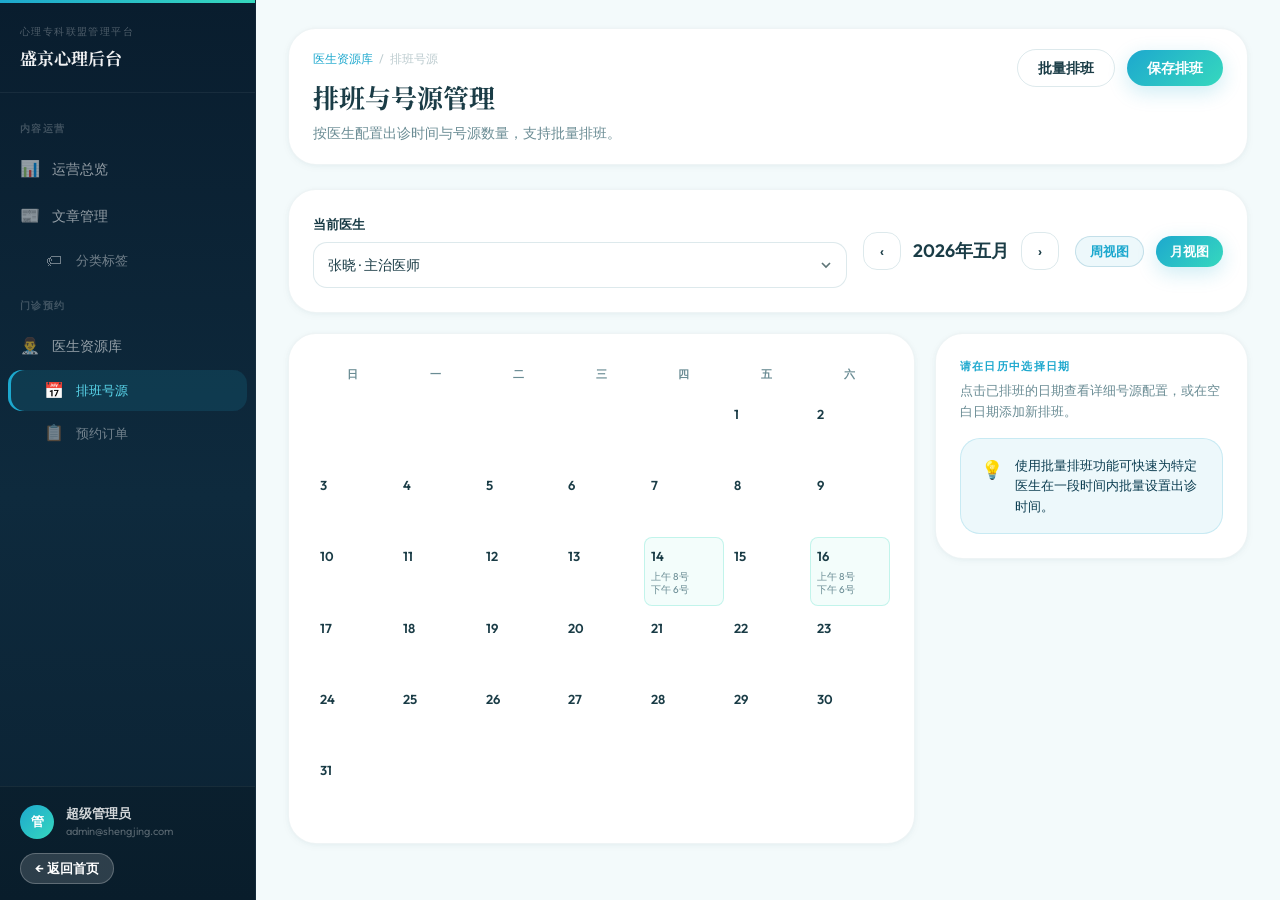
<file: admin/schedule.html>
<!DOCTYPE html>
<html lang="zh-CN">
<head>
<meta charset="UTF-8"/>
<meta name="viewport" content="width=device-width,initial-scale=1.0"/>
<title>排班号源 · 盛京心理后台</title>
<link rel="stylesheet" href="../assets/css/base.css"/>
<link rel="stylesheet" href="../assets/css/components.css"/>
<link rel="stylesheet" href="../assets/css/layout.css"/>
<style>
.time-slot{display:inline-flex;align-items:center;padding:8px 14px;
  border-radius:var(--rfull);border:1.5px solid var(--bdr-s);
  font-size:13px;font-weight:500;cursor:pointer;transition:var(--tb);background:var(--surf)}
.time-slot:hover{border-color:var(--cp);color:var(--cp)}
.time-slot.booked{background:rgba(26,127,160,.08);border-color:var(--cp);color:var(--cp)}
.time-slot.full{opacity:.4;background:var(--surf-alt);pointer-events:none}
.slot-times{display:flex;flex-wrap:wrap;gap:8px;margin-top:10px}
</style>
</head>
<body>
<div class="adm-shell">
  <aside class="adm-sb" id="adm-sb"></aside>
  <main class="adm-main">

    <div class="page-hd">
      <div>
        <div class="page-bc"><a href="./doctors.html">医生资源库</a><span>/</span><span>排班号源</span></div>
        <h1 class="page-title">排班与号源管理</h1>
        <p class="page-sub">按医生配置出诊时间与号源数量，支持批量排班。</p>
      </div>
      <div class="page-acts">
        <button class="btn btn-o" onclick="Utils.openModal('batch-modal')">批量排班</button>
        <button class="btn btn-p" onclick="Utils.toast('号源已保存 ✓')">保存排班</button>
      </div>
    </div>

    <!-- Doctor Selector + Month Nav -->
    <div class="card card-p" style="margin-bottom:20px">
      <div class="f aic gap4 wrap">
        <div class="form-group" style="flex:1;min-width:200px">
          <label class="form-label">当前医生</label>
          <select class="sel" id="doc-sel"></select>
        </div>
        <div class="f aic gap3">
          <button class="btn btn-icon btn-o" onclick="changeMonth(-1)">‹</button>
          <span class="w6 lg" id="month-label">2026年5月</span>
          <button class="btn btn-icon btn-o" onclick="changeMonth(1)">›</button>
        </div>
        <div class="f gap3">
          <button class="btn btn-s btn-sm" onclick="viewMode='week';renderCal()">周视图</button>
          <button class="btn btn-p btn-sm" onclick="viewMode='month';renderCal()">月视图</button>
        </div>
      </div>
    </div>

    <div class="two-col" style="align-items:start">
      <!-- Calendar -->
      <div class="card card-p">
        <div class="cal-grid" id="cal-grid"></div>
      </div>

      <!-- Day Detail -->
      <div class="card card-p" id="day-detail">
        <div class="sec-eye mb3">请在日历中选择日期</div>
        <p class="sm muted">点击已排班的日期查看详细号源配置，或在空白日期添加新排班。</p>
        <div class="alert alert-info mt4">
          <span class="alert-icon">💡</span>
          <p class="sm">使用批量排班功能可快速为特定医生在一段时间内批量设置出诊时间。</p>
        </div>
      </div>
    </div>

  </main>
</div>

<!-- Batch Schedule Modal -->
<div class="modal-ov" id="batch-modal" onclick="if(event.target===this)Utils.closeModal('batch-modal')">
  <div class="modal">
    <div class="modal-hd"><h2>批量排班设置</h2></div>
    <div class="modal-bd" style="display:grid;gap:14px">
      <div class="form-group">
        <label class="form-label">日期范围</label>
        <div class="f gap3">
          <input class="input" type="date" id="batch-from" style="flex:1"/>
          <span class="sm muted" style="align-self:center">至</span>
          <input class="input" type="date" id="batch-to" style="flex:1"/>
        </div>
      </div>
      <div class="form-group">
        <label class="form-label">出诊星期</label>
        <div class="f gap2 wrap mt2" id="weekdays">
          <label class="toggle-wrap"><div class="toggle on"></div>周一</label>
          <label class="toggle-wrap"><div class="toggle on"></div>周二</label>
          <label class="toggle-wrap"><div class="toggle on"></div>周三</label>
          <label class="toggle-wrap"><div class="toggle on"></div>周四</label>
          <label class="toggle-wrap"><div class="toggle on"></div>周五</label>
          <label class="toggle-wrap"><div class="toggle"></div>周六</label>
          <label class="toggle-wrap"><div class="toggle"></div>周日</label>
        </div>
      </div>
      <div class="two-col-eq" style="gap:12px">
        <div class="form-group">
          <label class="form-label">上午号源数</label>
          <input class="input" type="number" id="am-slots" value="8" min="0" max="30"/>
        </div>
        <div class="form-group">
          <label class="form-label">下午号源数</label>
          <input class="input" type="number" id="pm-slots" value="6" min="0" max="30"/>
        </div>
      </div>
    </div>
    <div class="modal-ft">
      <button class="btn btn-o" onclick="Utils.closeModal('batch-modal')">取消</button>
      <button class="btn btn-p" onclick="applyBatch()">应用排班</button>
    </div>
  </div>
</div>

<script src="../assets/js/data.js"></script>
<script src="../assets/js/utils.js"></script>
<script>
Utils.initAdminSidebar('schedule');

const docSel = document.getElementById('doc-sel');
DATA.doctors.forEach(d => {
  const o = document.createElement('option');
  o.value = d.id; o.textContent = `${d.name} · ${d.title}`;
  docSel.appendChild(o);
});

const initId = parseInt(Utils.getParam('doctorId')||'1');
docSel.value = initId;

let curYear = 2026, curMonth = 4; // 0-indexed: May = 4
let viewMode = 'month';
let selDay = null;

// Mock schedule data per doctor
const scheduleData = {};
DATA.doctors.forEach(d => {
  scheduleData[d.id] = {};
  d.slots.forEach(s => {
    const parts = s.split(' ');
    const date = `2026-05-${parts[0].replace('月','').replace('日','').padStart(2,'0').slice(-2)}`;
    const realDate = s.includes('14日') ? '2026-05-14' : s.includes('13日') ? '2026-05-13' : s.includes('15日') ? '2026-05-15' : s.includes('16日') ? '2026-05-16' : s.includes('17日') ? '2026-05-17' : s.includes('18日') ? '2026-05-18' : null;
    if (realDate) {
      if (!scheduleData[d.id][realDate]) scheduleData[d.id][realDate] = { am:8, pm:6, amUsed:3, pmUsed:2 };
    }
  });
});

function changeMonth(dir) {
  curMonth += dir;
  if (curMonth > 11) { curMonth=0; curYear++; }
  if (curMonth < 0) { curMonth=11; curYear--; }
  renderCal();
}
window.changeMonth = changeMonth;

function renderCal() {
  const docId = parseInt(docSel.value);
  const sch = scheduleData[docId] || {};
  const label = ['一月','二月','三月','四月','五月','六月','七月','八月','九月','十月','十一月','十二月'];
  document.getElementById('month-label').textContent = `${curYear}年${label[curMonth]}`;

  const firstDay = new Date(curYear, curMonth, 1).getDay();
  const daysInMonth = new Date(curYear, curMonth+1, 0).getDate();
  const today = new Date(); const todayStr = `${today.getFullYear()}-${String(today.getMonth()+1).padStart(2,'0')}-${String(today.getDate()).padStart(2,'0')}`;

  const headers = ['日','一','二','三','四','五','六'];
  let html = headers.map(h => `<div class="cal-hd">${h}</div>`).join('');

  for (let i=0; i<firstDay; i++) html += '<div class="cal-day other-m"></div>';
  for (let d=1; d<=daysInMonth; d++) {
    const dateStr = `${curYear}-${String(curMonth+1).padStart(2,'0')}-${String(d).padStart(2,'0')}`;
    const hasS = sch[dateStr];
    const isSel = selDay === dateStr;
    const isToday = dateStr === todayStr;
    html += `<div class="cal-day${hasS?' has':''}${isSel?' sel':''}${isToday?' today':''}" onclick="selectDay('${dateStr}')">
      <div class="cal-dn">${d}</div>
      ${hasS ? `<div class="cal-di">上午 ${hasS.am}号<br>下午 ${hasS.pm}号</div>` : ''}
    </div>`;
  }
  document.getElementById('cal-grid').innerHTML = html;
}

function selectDay(dateStr) {
  selDay = dateStr;
  renderCal();
  const docId = parseInt(docSel.value);
  const sch = scheduleData[docId] || {};
  const s = sch[dateStr];
  const d = new Date(dateStr);
  const days = ['日','一','二','三','四','五','六'];
  document.getElementById('day-detail').innerHTML = `
    <div class="sec-hd" style="margin-bottom:14px">
      <div><div class="sec-eye">排班配置</div><h3 class="sec-title" style="font-size:16px">${dateStr.replace(/-/g,'/')} 周${days[d.getDay()]}</h3></div>
    </div>
    ${s ? `
      <div style="display:grid;gap:12px">
        <div class="notice" style="display:grid;gap:10px">
          <div class="f aic jcb"><span class="w6 sm">上午号源</span><span class="badge badge-ok">${s.am}号</span></div>
          <div class="f aic jcb"><span class="xs muted">已预约</span><span class="xs w6">${s.amUsed} / ${s.am}</span></div>
          <div class="prog-track" style="height:6px;margin-top:-4px"><div class="prog-fill" style="width:${Math.round(s.amUsed/s.am*100)}%"></div></div>
        </div>
        <div class="notice accent" style="display:grid;gap:10px">
          <div class="f aic jcb"><span class="w6 sm">下午号源</span><span class="badge badge-cp">${s.pm}号</span></div>
          <div class="f aic jcb"><span class="xs muted">已预约</span><span class="xs w6">${s.pmUsed} / ${s.pm}</span></div>
          <div class="prog-track" style="height:6px;margin-top:-4px"><div class="prog-fill" style="width:${Math.round(s.pmUsed/s.pm*100)}%"></div></div>
        </div>
        <div class="f gap2">
          <button class="btn btn-s btn-sm g1" onclick="Utils.toast('排班已更新 ✓')">修改号源</button>
          <button class="btn btn-d btn-sm" onclick="Utils.toast('当日排班已删除')">删除</button>
        </div>
      </div>
    ` : `
      <div class="empty" style="padding:24px 0">
        <div class="empty-ico" style="font-size:32px">📅</div>
        <div class="empty-ttl">暂无排班</div>
        <div class="empty-desc">为该日期添加出诊安排</div>
      </div>
      <button class="btn btn-p btn-sm btn-w mt4" onclick="addSchedule('${dateStr}')">＋ 添加排班</button>
    `}`;
}
window.selectDay = selectDay;

function addSchedule(dateStr) {
  const docId = parseInt(docSel.value);
  if (!scheduleData[docId]) scheduleData[docId] = {};
  scheduleData[docId][dateStr] = { am:8, pm:6, amUsed:0, pmUsed:0 };
  renderCal();
  selectDay(dateStr);
  Utils.toast('排班已添加');
}
window.addSchedule = addSchedule;

function applyBatch() {
  Utils.closeModal('batch-modal');
  Utils.toast('批量排班已应用 ✓');
}
window.applyBatch = applyBatch;

docSel.onchange = () => { selDay=null; renderCal(); document.getElementById('day-detail').innerHTML = '<div class="sec-eye mb3">请在日历中选择日期</div><p class="sm muted">点击已排班的日期查看详细号源配置。</p>'; };
renderCal();
</script>
</body>
</html>
</file>
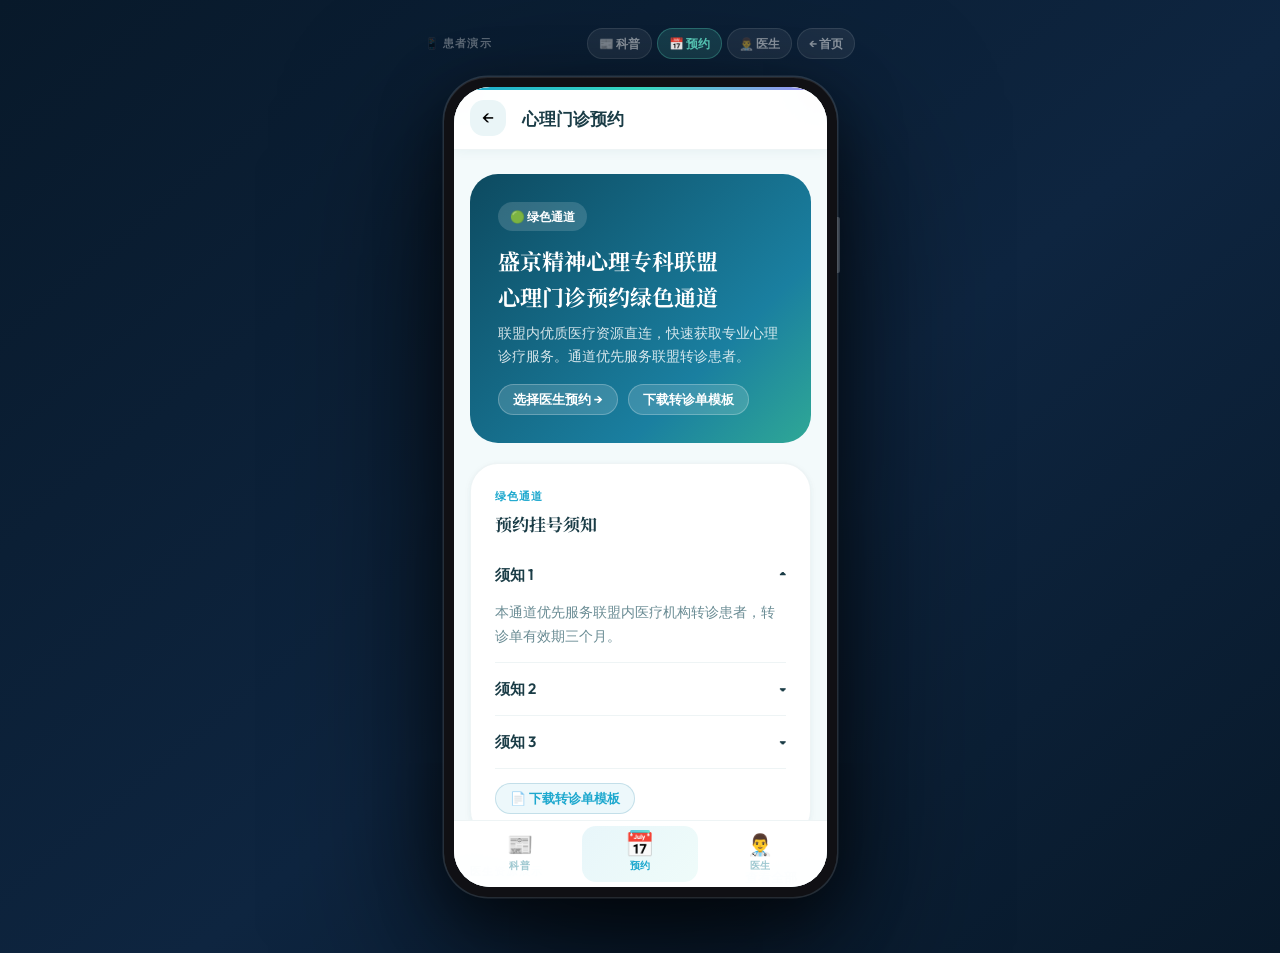
<file: patient/appointment.html>
<!DOCTYPE html>
<html lang="zh-CN">
<head>
<meta charset="UTF-8"/>
<meta name="viewport" content="width=device-width,initial-scale=1.0"/>
<title>心理门诊预约 · 盛京联盟精神心理服务系统</title>
<link rel="stylesheet" href="../assets/css/base.css"/>
<link rel="stylesheet" href="../assets/css/components.css"/>
<link rel="stylesheet" href="../assets/css/layout.css"/>
<style>
.green-banner{background:linear-gradient(135deg,#0d4a60,#1a7fa0 70%,#2fa896);
  border-radius:28px;padding:28px;color:#fff;margin-bottom:20px}
.green-banner h2{font-family:var(--ff-disp);font-size:22px;font-weight:700;margin-bottom:8px}
.green-banner p{font-size:14px;opacity:.82;line-height:1.65}
.green-tag{display:inline-flex;align-items:center;gap:6px;padding:5px 12px;
  border-radius:var(--rfull);background:rgba(255,255,255,.15);
  font-size:12px;font-weight:700;color:#fff;margin-bottom:12px}
.acc-item{border-bottom:1px solid var(--bdr)}
.acc-trigger{display:flex;align-items:center;justify-content:space-between;
  padding:14px 0;cursor:pointer;font-size:15px;font-weight:600}
.acc-trigger .ch{transition:transform var(--tb);font-size:14px}
.acc-item.open .ch{transform:rotate(180deg)}
.acc-body{padding-bottom:14px;font-size:14px;color:var(--tx2);line-height:1.7;display:none}
.acc-item.open .acc-body{display:block}
.doc-quick{display:flex;gap:12px;overflow-x:auto;padding-bottom:4px;scrollbar-width:none}
.doc-quick::-webkit-scrollbar{display:none}
.doc-qcard{flex-shrink:0;width:180px;background:var(--surf);border:1px solid var(--bdr);
  border-radius:20px;padding:16px;display:flex;flex-direction:column;gap:10px;transition:var(--tb)}
.doc-qcard:hover{box-shadow:var(--sh2)}
.support-grid{display:grid;gap:10px}
.support-item{display:flex;align-items:center;justify-content:space-between;
  padding:14px 16px;background:var(--surf-alt);border:1px solid var(--bdr);
  border-radius:16px}
.support-item.emg{background:rgba(168,50,50,.06);border-color:rgba(168,50,50,.2)}
.support-item.emg .support-num{color:var(--emg);font-weight:800}
</style>
</head>
<body class="phone-mode">
<div class="phone-demo-bar">
  <span class="phone-demo-label">📱 患者演示</span>
  <nav class="phone-demo-nav">
    <a class="phone-demo-link" href="./articles.html">📰 科普</a>
    <a class="phone-demo-link on" href="./appointment.html">📅 预约</a>
    <a class="phone-demo-link" href="./doctors.html">👨‍⚕️ 医生</a>
    <a class="phone-demo-link" href="../index.html">← 首页</a>
  </nav>
</div>
<div class="phone-device">
  <div class="phone-screen">
<div class="pt-shell">
  <header class="pt-appbar">
    <button class="appbar-back" onclick="history.back()">←</button>
    <span class="appbar-title">心理门诊预约</span>
  </header>

  <div class="pt-content">

    <!-- Green Channel Banner -->
    <div class="green-banner">
      <div class="green-tag">🟢 绿色通道</div>
      <h2>盛京精神心理专科联盟<br/>心理门诊预约绿色通道</h2>
      <p>联盟内优质医疗资源直连，快速获取专业心理诊疗服务。通道优先服务联盟转诊患者。</p>
      <div style="display:flex;gap:10px;flex-wrap:wrap;margin-top:16px">
        <a class="btn btn-wh btn-sm" href="./doctors.html">选择医生预约 →</a>
        <button class="btn btn-wh btn-sm" onclick="downloadTemplate()">下载转诊单模板</button>
      </div>
    </div>

    <!-- 预约须知 -->
    <div class="card card-p mb4">
      <div class="sec-hd" style="margin-bottom:12px">
        <div><div class="sec-eye">绿色通道</div><h3 class="sec-title" style="font-size:17px">预约挂号须知</h3></div>
      </div>
      <div id="booking-notes"></div>
      <div style="margin-top:14px">
        <button class="btn btn-s btn-sm" onclick="downloadTemplate()">📄 下载转诊单模板</button>
      </div>
    </div>

    <!-- 快速医生入口 -->
    <div class="sec-hd" style="margin-top:24px">
      <div><div class="sec-eye">医生资源展示</div><h3 class="sec-title" style="font-size:17px">选择医生预约</h3></div>
      <a class="btn btn-g btn-sm" href="./doctors.html">查看全部</a>
    </div>
    <div class="doc-quick" id="doc-quick"></div>

    <!-- 就诊须知 -->
    <div class="card card-p mt6">
      <div class="sec-hd" style="margin-bottom:12px">
        <div><div class="sec-eye">就诊指南</div><h3 class="sec-title" style="font-size:17px">就诊须知</h3></div>
      </div>
      <div id="visit-notes"></div>
    </div>

    <!-- 咨询与支持 -->
    <div class="card card-p mt4">
      <div class="sec-hd" style="margin-bottom:14px">
        <div><div class="sec-eye">帮助中心</div><h3 class="sec-title" style="font-size:17px">咨询与支持</h3></div>
      </div>
      <div class="support-grid">
        <div class="support-item">
          <div>
            <div class="w6 sm">平台客服热线</div>
            <div class="xs muted mt2">工作日 09:00 - 18:00</div>
          </div>
          <a class="btn btn-s btn-sm support-num" href="tel:02412345678">📞 024-1234-5678</a>
        </div>
        <div class="support-item emg">
          <div>
            <div class="w6 sm">国家心理危机干预热线</div>
            <div class="xs muted mt2">24小时全天候服务</div>
          </div>
          <a class="btn btn-sm support-num" href="tel:4001619995" style="background:var(--emg);color:#fff;border-radius:var(--rfull)">🆘 400-161-9995</a>
        </div>
      </div>
    </div>
  </div>

  <div class="emg-bar">
    <div>
      <div class="emg-lbl">紧急援助</div>
      <div class="emg-desc">若出现强烈心理痛苦，请立即求助</div>
    </div>
    <div class="emg-actions">
      <a class="emg-link" href="tel:4001619995">危机热线 400-161-9995</a>
    </div>
  </div>

  <nav class="bt-nav" id="bt-nav"></nav>
</div>
  </div><!-- /.phone-screen -->
</div><!-- /.phone-device -->

<script src="../assets/js/data.js"></script>
<script src="../assets/js/utils.js"></script>
<script>
(function(){
  const { bookingNotes, visitNotes, doctors } = DATA;

  // Booking notes as accordion items
  const bn = document.getElementById('booking-notes');
  bn.innerHTML = bookingNotes.map((n,i) => `
    <div class="acc-item${i===0?' open':''}">
      <div class="acc-trigger" onclick="this.parentElement.classList.toggle('open')">
        <span>须知 ${i+1}</span><span class="ch">▾</span>
      </div>
      <div class="acc-body">${n}</div>
    </div>`).join('');

  // Visit notes as list
  const vn = document.getElementById('visit-notes');
  vn.innerHTML = `<ul style="display:grid;gap:10px;padding-left:18px;list-style:disc;color:var(--tx2);font-size:14px;line-height:1.7">
    ${visitNotes.map(n => `<li>${n}</li>`).join('')}
  </ul>`;

  // Quick doctor cards
  const qd = document.getElementById('doc-quick');
  qd.innerHTML = doctors.map(d => `
    <div class="doc-qcard">
      <div class="f aic gap2">
        <div style="width:36px;height:36px;border-radius:10px;background:var(--gb);display:flex;align-items:center;justify-content:center;color:#fff;font-size:14px;font-weight:700;flex-shrink:0">${d.initial}</div>
        <div class="minw0">
          <div class="w6 sm trunc">${d.name}</div>
          <div class="xs muted">${d.title}</div>
        </div>
      </div>
      <div class="xs muted trunc">${d.hospital}</div>
      <div class="tag-row">${d.specialty.map(t=>`<span class="tag">${t}</span>`).join('')}</div>
      <button class="btn btn-p btn-sm wf" ${d.status!=='接诊中'?'disabled':''} onclick="location.href='./booking.html?doctorId=${d.id}'">${d.status==='接诊中'?'立即预约':'暂停接诊'}</button>
    </div>`).join('');

  function downloadTemplate() {
    Utils.toast('转诊单模板已开始下载（演示）');
  }
  window.downloadTemplate = downloadTemplate;

  Utils.initPatientNav('appointment');
})();
</script>
</body>
</html>
</file>
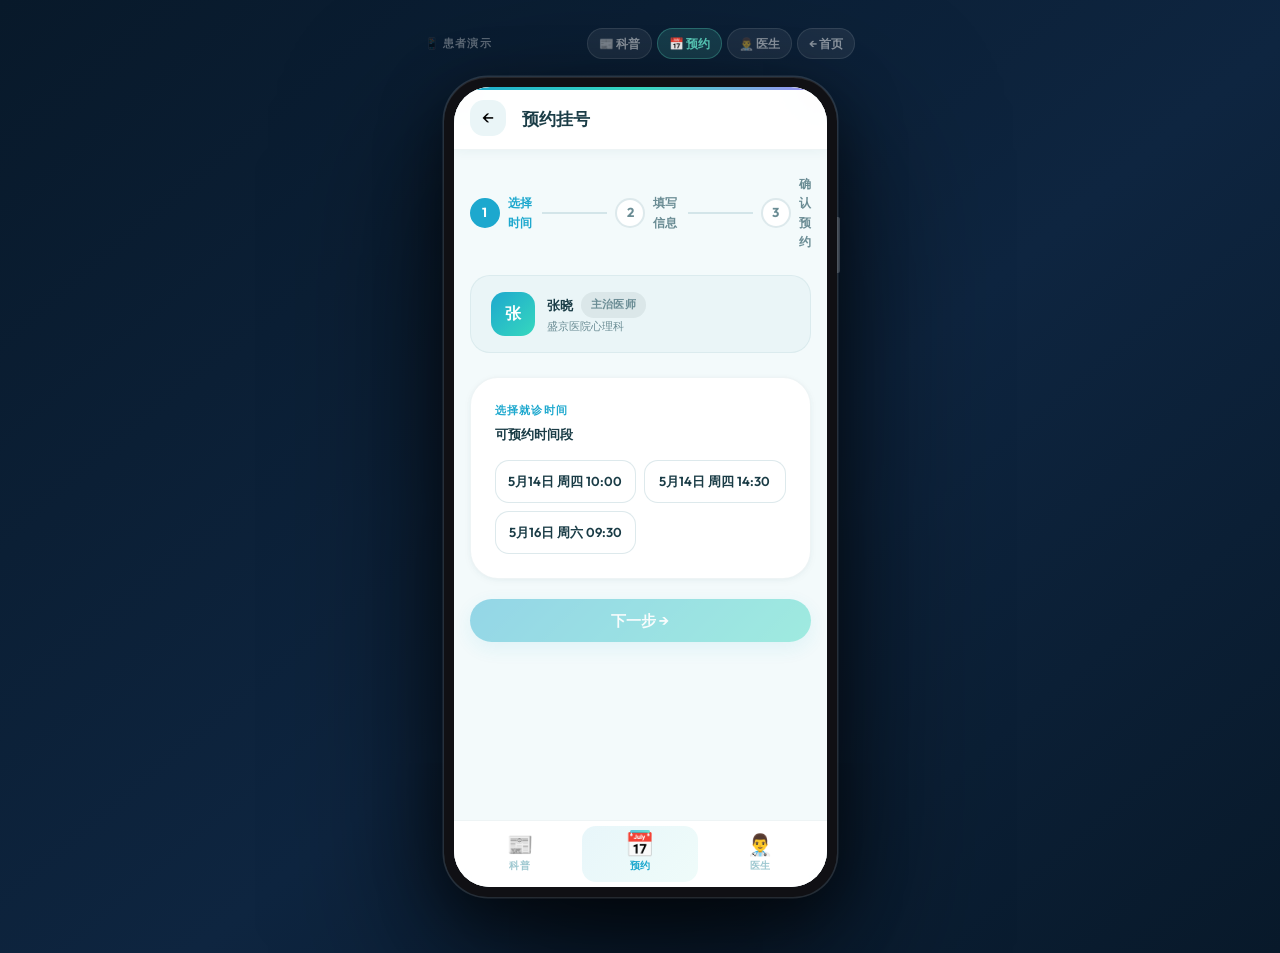
<file: patient/booking.html>
<!DOCTYPE html>
<html lang="zh-CN">
<head>
<meta charset="UTF-8"/>
<meta name="viewport" content="width=device-width,initial-scale=1.0"/>
<title>预约挂号 · 盛京联盟精神心理服务系统</title>
<link rel="stylesheet" href="../assets/css/base.css"/>
<link rel="stylesheet" href="../assets/css/components.css"/>
<link rel="stylesheet" href="../assets/css/layout.css"/>
<style>
.step-content{display:none}
.step-content.active{display:block}
.date-grid{display:grid;grid-template-columns:repeat(3,1fr);gap:8px;margin:12px 0}
.date-btn{padding:10px 6px;border-radius:14px;border:1.5px solid var(--bdr-s);
  text-align:center;cursor:pointer;transition:var(--tb);background:var(--surf)}
.date-btn:hover{border-color:var(--cp);color:var(--cp)}
.date-btn.on{border-color:var(--cp);background:var(--cp);color:#fff}
.date-day{font-size:11px;opacity:.75;margin-bottom:3px}
.date-num{font-size:17px;font-weight:700}
</style>
</head>
<body class="phone-mode">
<div class="phone-demo-bar">
  <span class="phone-demo-label">📱 患者演示</span>
  <nav class="phone-demo-nav">
    <a class="phone-demo-link" href="./articles.html">📰 科普</a>
    <a class="phone-demo-link on" href="./appointment.html">📅 预约</a>
    <a class="phone-demo-link" href="./doctors.html">👨‍⚕️ 医生</a>
    <a class="phone-demo-link" href="../index.html">← 首页</a>
  </nav>
</div>
<div class="phone-device">
  <div class="phone-screen">
<div class="pt-shell">
  <header class="pt-appbar">
    <button class="appbar-back" onclick="history.back()">←</button>
    <span class="appbar-title">预约挂号</span>
  </header>

  <div class="bk-shell" id="main-content">
    <div class="empty"><div class="empty-ico">📅</div><div class="empty-ttl">加载中…</div></div>
  </div>

  <div class="emg-bar">
    <div>
      <div class="emg-lbl">紧急援助</div>
      <div class="emg-desc">若出现强烈痛苦或危机，请立即求助</div>
    </div>
    <div class="emg-actions">
      <a class="emg-link" href="tel:4001619995">危机热线 400-161-9995</a>
    </div>
  </div>

  <nav class="bt-nav" id="bt-nav"></nav>
</div>
  </div><!-- /.phone-screen -->
</div><!-- /.phone-device -->

<script src="../assets/js/data.js"></script>
<script src="../assets/js/utils.js"></script>
<script>
(function(){
  const doctorId = parseInt(Utils.getParam('doctorId') || '1');
  const doctor = DATA.doctors.find(d => d.id === doctorId);
  const root = document.getElementById('main-content');

  if (!doctor) {
    root.innerHTML = '<div class="empty"><div class="empty-ico">❌</div><div class="empty-ttl">医生信息不存在</div><p class="empty-desc"><a href="./doctors.html" class="cp">返回医生列表</a></p></div>';
    Utils.initPatientNav('appointment');
    return;
  }

  let step = 1, selSlot = null, formData = {};

  function stepsHtml() {
    const items = ['选择时间','填写信息','确认预约'];
    return `<div class="steps" style="margin-bottom:24px">` +
      items.map((lbl,i) => {
        const n = i+1;
        const cls = n < step ? 'done' : n === step ? 'active' : '';
        return `<div class="step-item ${cls}"><div class="step-num">${n < step ? '✓' : n}</div><span class="step-lbl">${lbl}</span></div>${i<2?'<div class="step-line"></div>':''}`;
      }).join('') + `</div>`;
  }

  function doctorCardHtml() {
    return `<div class="bk-doctor">
      <div style="width:44px;height:44px;border-radius:14px;background:var(--gb);display:flex;align-items:center;justify-content:center;color:#fff;font-size:16px;font-weight:700;flex-shrink:0">${doctor.initial}</div>
      <div class="minw0">
        <div class="f aic gap2 wrap"><span class="w7 sm">${doctor.name}</span><span class="badge badge-neu">${doctor.title}</span></div>
        <div class="xs muted">${doctor.hospital}</div>
      </div>
    </div>`;
  }

  function renderStep1() {
    root.innerHTML = stepsHtml() + doctorCardHtml() + `
      <div class="card card-p">
        <div class="sec-eye mb4">选择就诊时间</div>
        <div class="form-label mb4">可预约时间段</div>
        <div class="slot-grid" id="slots">
          ${doctor.slots.map(s => `<div class="slot-btn${s===selSlot?' on':''}" data-slot="${s}">${s}</div>`).join('')}
        </div>
        ${doctor.slots.length === 0 ? '<div class="empty empty-ico" style="padding:32px 0">暂无可预约号源</div>' : ''}
      </div>
      <div style="margin-top:20px">
        <button class="btn btn-p btn-lg btn-w" id="next1" ${!selSlot?'disabled':''}>下一步 →</button>
      </div>`;

    document.querySelectorAll('.slot-btn').forEach(btn => {
      btn.onclick = () => {
        selSlot = btn.dataset.slot;
        document.querySelectorAll('.slot-btn').forEach(b => b.classList.toggle('on', b.dataset.slot === selSlot));
        document.getElementById('next1').disabled = false;
      };
    });
    document.getElementById('next1').onclick = () => { step = 2; render(); };
  }

  function renderStep2() {
    root.innerHTML = stepsHtml() + doctorCardHtml() + `
      <div class="card card-p">
        <div class="sec-eye mb4">填写就诊信息</div>
        <div class="notice accent" style="margin-bottom:16px">
          <p class="xs" style="color:var(--cp-dark)">🔒 隐私保护：演示版本不保存任何真实个人信息，仅展示预约流程。</p>
        </div>
        <form id="info-form" style="display:grid;gap:16px">
          <div class="form-group">
            <label class="form-label">就诊人姓名 <span class="danger">*</span></label>
            <input class="input" name="name" required placeholder="请输入真实姓名" value="${formData.name||''}"/>
          </div>
          <div class="form-group">
            <label class="form-label">手机号码 <span class="danger">*</span></label>
            <input class="input" name="phone" type="tel" required placeholder="请输入联系电话" value="${formData.phone||''}"/>
          </div>
          <div class="form-group">
            <label class="form-label">就诊原因简述</label>
            <textarea class="area" name="reason" rows="4" placeholder="例如：持续焦虑失眠2个月，工作压力较大…">${formData.reason||''}</textarea>
          </div>
        </form>
      </div>
      <div class="f gap3 mt5">
        <button class="btn btn-o" onclick="step=1;render()">← 上一步</button>
        <button class="btn btn-p btn-lg g1" id="next2">下一步 →</button>
      </div>`;

    document.getElementById('next2').onclick = () => {
      const form = document.getElementById('info-form');
      const fd = new FormData(form);
      if (!fd.get('name') || !fd.get('phone')) {
        Utils.toast('请填写必填信息'); return;
      }
      formData = Object.fromEntries(fd);
      step = 3; render();
    };
  }

  function renderStep3() {
    root.innerHTML = stepsHtml() + doctorCardHtml() + `
      <div class="card card-p">
        <div class="sec-eye mb4">确认预约信息</div>
        <div style="display:grid;gap:12px">
          <div class="f jcb aic bdr" style="padding:12px 0;border-width:0 0 1px 0">
            <span class="xs muted">就诊医生</span><span class="w6 sm">${doctor.name} ${doctor.title}</span>
          </div>
          <div class="f jcb aic bdr" style="padding:12px 0;border-width:0 0 1px 0">
            <span class="xs muted">就诊时间</span><span class="w6 sm">${selSlot}</span>
          </div>
          <div class="f jcb aic bdr" style="padding:12px 0;border-width:0 0 1px 0">
            <span class="xs muted">就诊人</span><span class="w6 sm">${formData.name || '—'}</span>
          </div>
          <div class="f jcb aic bdr" style="padding:12px 0;border-width:0 0 1px 0">
            <span class="xs muted">联系电话</span><span class="w6 sm">${formData.phone || '—'}</span>
          </div>
          ${formData.reason ? `<div class="f jcb ais" style="padding:12px 0"><span class="xs muted sh0">就诊原因</span><span class="sm" style="text-align:right;max-width:60%">${formData.reason}</span></div>` : ''}
        </div>
        <div class="alert alert-info mt4">
          <span class="alert-icon">ℹ️</span>
          <p>请携带身份证、医保卡、既往病历及有效转诊单，按时前往就诊。</p>
        </div>
      </div>
      <div class="f gap3 mt5">
        <button class="btn btn-o" onclick="step=2;render()">← 修改信息</button>
        <button class="btn btn-p btn-lg g1" id="submit-btn">✓ 确认提交预约</button>
      </div>`;

    document.getElementById('submit-btn').onclick = () => { renderSuccess(); };
  }

  function renderSuccess() {
    const orderId = 'YY' + Date.now().toString().slice(-8);
    root.innerHTML = `
      <div class="bk-success">
        <div class="success-ico">✅</div>
        <h2 class="disp" style="font-size:22px;font-weight:700">预约提交成功</h2>
        <p class="muted sm">预约编号：<strong class="cp">${orderId}</strong></p>
        <div class="card card-p" style="text-align:left">
          <div class="f jcb aic" style="margin-bottom:12px">
            <span class="xs muted">医生</span><span class="w6">${doctor.name} ${doctor.title}</span>
          </div>
          <div class="f jcb aic" style="margin-bottom:12px">
            <span class="xs muted">时间</span><span class="w6">${selSlot}</span>
          </div>
          <div class="f jcb aic">
            <span class="xs muted">就诊人</span><span class="w6">${formData.name || '—'}</span>
          </div>
        </div>
        <div class="alert alert-warn">
          <span class="alert-icon">📋</span>
          <p>请携带：身份证 · 医保卡 · 既往病历 · 有效转诊单（三个月内）</p>
        </div>
        <div class="f gap3 wf" style="flex-direction:column">
          <a class="btn btn-p btn-lg" href="./appointment.html">返回预约首页</a>
          <a class="btn btn-o" href="./articles.html">浏览科普文章</a>
        </div>
      </div>`;
  }

  function render() {
    if (step === 1) renderStep1();
    else if (step === 2) renderStep2();
    else if (step === 3) renderStep3();
  }

  Utils.initPatientNav('appointment');
  render();
})();
</script>
</body>
</html>
</file>
<file: assets/css/base.css>
/* ================================================================
   BASE.CSS — Design Tokens · Reset · Typography · Utilities
   ================================================================ */
@import url('https://fonts.googleapis.com/css2?family=Noto+Serif+SC:wght@400;600;700&family=Outfit:wght@300;400;500;600;700&display=swap');

:root {
  /* Brand — 更亮、更清透的青蓝色系 */
  --cp:       #1da8ce;
  --cp-dark:  #1586a8;
  --cp-sub:   rgba(29,168,206,.08);
  --cs:       #36d8be;
  --cs-sub:   rgba(54,216,190,.08);
  /* Semantic */
  --ok:       #1cb87e;  --ok-bg:  rgba(28,184,126,.08);
  --warn:     #e08414;  --warn-bg:rgba(224,132,20,.08);
  --err:      #cd4c4c;  --err-bg: rgba(205,76,76,.08);
  --emg:      #c03535;
  /* Neutrals — 轻盈白底，微微冷调 */
  --bg:       #f3fafb;
  --surf:     #ffffff;
  --surf-alt: #eaf5f7;
  --bdr:      rgba(20,100,120,.07);
  --bdr-s:    rgba(20,100,120,.14);
  --tx:       #1a3c46;
  --tx2:      #6a8c94;
  --tx3:      #9ec8d0;
  /* Admin sidebar */
  --sb:       #162d40;
  --sb-h:     rgba(255,255,255,.07);
  --sb-a:     rgba(54,216,190,.18);
  /* Fonts */
  --ff-body:  'Outfit','PingFang SC','Microsoft YaHei',sans-serif;
  --ff-disp:  'Noto Serif SC','SimSun',serif;
  /* Space (4px base) */
  --s1:4px; --s2:8px; --s3:12px; --s4:16px; --s5:20px;
  --s6:24px; --s7:28px; --s8:32px; --s10:40px; --s12:48px; --s16:64px;
  /* Radius */
  --rsm:8px; --rmd:14px; --rlg:20px; --rxl:28px; --rfull:9999px;
  /* Shadows — 更轻柔，带蓝色调 */
  --sh1: 0 1px 4px rgba(0,80,110,.04),0 2px 10px rgba(0,80,110,.03);
  --sh2: 0 4px 18px rgba(0,80,110,.07),0 1px 4px rgba(0,80,110,.04);
  --sh3: 0 16px 48px rgba(0,80,110,.10),0 4px 16px rgba(0,80,110,.05);
  --shp: 0 6px 20px rgba(29,168,206,.22);
  --she: 0 8px 28px rgba(160,50,50,.24);
  /* Gradients — 更明亮、更清透 */
  --gb:  linear-gradient(135deg,#1da8ce,#36d8be);
  --gbD: linear-gradient(148deg,#163c52,#1da8ce 76%);
  --ge:  linear-gradient(135deg,#922424,#c44428);
  /* Transitions */
  --tf: 100ms ease; --tb: 180ms ease; --ts: 300ms ease;
  /* Z-Index */
  --zs:100; --zo:200; --zd:300; --zm:400; --zt:500;
}

/* ── Reset ── */
*,*::before,*::after{box-sizing:border-box}
html{font-size:16px;scroll-behavior:smooth}
body{margin:0;font-family:var(--ff-body);color:var(--tx);background:var(--bg);line-height:1.6}
h1,h2,h3,h4,p{margin:0}
ul,ol{margin:0;padding:0;list-style:none}
a{color:inherit;text-decoration:none}
img,svg{display:block;max-width:100%}
button,input,select,textarea{font:inherit}
button{cursor:pointer;border:none;background:none;padding:0}
input,textarea{outline:none}
table{border-collapse:collapse;width:100%}
input[type="search"]::-webkit-search-cancel-button{-webkit-appearance:none}

/* ── Type Scale ── */
.disp{font-family:var(--ff-disp)}
.xs{font-size:11px} .sm{font-size:13px} .base{font-size:15px}
.lg{font-size:18px} .xl{font-size:22px} .xxl{font-size:28px} .xxxl{font-size:36px}
.w4{font-weight:400} .w5{font-weight:500} .w6{font-weight:600} .w7{font-weight:700}
.cp{color:var(--cp)} .muted{color:var(--tx2)} .dim{color:var(--tx3)}
.danger{color:var(--err)} .success{color:var(--ok)}
.trunc{overflow:hidden;text-overflow:ellipsis;white-space:nowrap}
.caps{font-size:11px;font-weight:700;letter-spacing:.1em;text-transform:uppercase;color:var(--tx2)}
.lh-lg{line-height:1.75}

/* ── Layout Utils ── */
.f{display:flex} .fcol{flex-direction:column}
.aic{align-items:center} .ais{align-items:flex-start}
.jcb{justify-content:space-between} .jcc{justify-content:center} .jce{justify-content:flex-end}
.wrap{flex-wrap:wrap} .g1{flex:1} .sh0{flex-shrink:0} .minw0{min-width:0}
.gap1{gap:var(--s1)} .gap2{gap:var(--s2)} .gap3{gap:var(--s3)} .gap4{gap:var(--s4)}
.gap5{gap:var(--s5)} .gap6{gap:var(--s6)} .gap8{gap:var(--s8)}
.wf{width:100%} .hf{height:100%}
.grid-auto{display:grid;grid-template-columns:repeat(auto-fit,minmax(220px,1fr));gap:var(--s4)}

/* ── Spacing ── */
.p3{padding:var(--s3)} .p4{padding:var(--s4)} .p5{padding:var(--s5)} .p6{padding:var(--s6)}
.px4{padding-inline:var(--s4)} .py3{padding-block:var(--s3)}
.mt2{margin-top:var(--s2)} .mt3{margin-top:var(--s3)} .mt4{margin-top:var(--s4)}
.mt6{margin-top:var(--s6)} .mb4{margin-bottom:var(--s4)} .mb6{margin-bottom:var(--s6)}
.mxa{margin-inline:auto}

/* ── Visual ── */
.bdr{border:1px solid var(--bdr)}
.sh1{box-shadow:var(--sh1)} .sh2{box-shadow:var(--sh2)} .sh3{box-shadow:var(--sh3)}
.op5{opacity:.5} .op7{opacity:.7} .op0{opacity:0}
.hidden{display:none!important}
.divider{height:1px;background:var(--bdr)}
.divider-v{width:1px;background:var(--bdr);align-self:stretch}
.ov-hidden{overflow:hidden} .ov-auto{overflow:auto}
.cur{cursor:pointer} .nosel{user-select:none}

/* Scrollbar */
::-webkit-scrollbar{width:5px;height:5px}
::-webkit-scrollbar-track{background:transparent}
::-webkit-scrollbar-thumb{background:var(--bdr-s);border-radius:3px}
</file>
<file: assets/css/components.css>
/* ================================================================
   COMPONENTS.CSS — All Reusable UI Components
   ================================================================ */

/* ── Buttons ── */
.btn{display:inline-flex;align-items:center;justify-content:center;gap:6px;
  padding:11px 20px;border-radius:var(--rfull);font-size:14px;font-weight:600;
  line-height:1;white-space:nowrap;user-select:none;transition:var(--tb);
  -webkit-tap-highlight-color:transparent}
.btn:disabled{opacity:.44;pointer-events:none}
.btn-sm{padding:8px 14px;font-size:13px}
.btn-lg{padding:14px 28px;font-size:15px}
.btn-icon{width:38px;height:38px;padding:0;border-radius:var(--rmd)}
.btn-w{width:100%}

.btn-p{background:var(--gb);color:#fff;box-shadow:var(--shp)}
.btn-p:hover{filter:brightness(1.08)}
.btn-p:active{filter:brightness(.95);transform:scale(.98)}

.btn-s{background:var(--cp-sub);color:var(--cp);border:1px solid rgba(26,127,160,.2)}
.btn-s:hover{background:rgba(26,127,160,.16)}

.btn-o{background:transparent;color:var(--tx);border:1.5px solid var(--bdr-s)}
.btn-o:hover{background:var(--surf-alt)}

.btn-g{background:transparent;color:var(--cp)}
.btn-g:hover{background:var(--cp-sub)}

.btn-d{background:var(--err-bg);color:var(--err);border:1px solid rgba(193,77,77,.2)}
.btn-d:hover{background:rgba(193,77,77,.16)}

.btn-wh{background:rgba(255,255,255,.15);color:#fff;border:1px solid rgba(255,255,255,.24)}
.btn-wh:hover{background:rgba(255,255,255,.22)}

/* ── Form ── */
.form-group{display:flex;flex-direction:column;gap:7px}
.form-label{font-size:13px;font-weight:600;color:var(--tx)}
.form-hint{font-size:12px;color:var(--tx2);margin-top:3px}
.form-err{font-size:12px;color:var(--err);margin-top:3px}

.input,.sel,.area{width:100%;padding:11px 14px;
  border:1.5px solid var(--bdr-s);border-radius:var(--rmd);
  background:var(--surf);color:var(--tx);font-size:14px;
  transition:border-color var(--tf),box-shadow var(--tf)}
.input:focus,.sel:focus,.area:focus{
  border-color:var(--cp);box-shadow:0 0 0 3px var(--cp-sub)}
.input::placeholder,.area::placeholder{color:var(--tx3)}
.input.err{border-color:var(--err)}

.sel{appearance:none;background-image:url("data:image/svg+xml,%3Csvg xmlns='http://www.w3.org/2000/svg' width='16' height='16' viewBox='0 0 24 24' fill='none' stroke='%235e7577' stroke-width='2.5'%3E%3Cpath d='M6 9l6 6 6-6'/%3E%3C/svg%3E");
  background-repeat:no-repeat;background-position:right 12px center;
  padding-right:36px;cursor:pointer}
.area{resize:vertical;min-height:100px}

.search-wrap{position:relative}
.search-wrap .s-icon{position:absolute;left:12px;top:50%;transform:translateY(-50%);
  color:var(--tx3);font-size:16px;pointer-events:none}
.search-wrap .input{padding-left:38px}

.toggle-wrap{display:flex;align-items:center;gap:8px;cursor:pointer}
.toggle{width:44px;height:24px;border-radius:var(--rfull);background:var(--bdr-s);
  position:relative;transition:background var(--tb);flex-shrink:0}
.toggle::after{content:'';position:absolute;width:18px;height:18px;
  border-radius:var(--rfull);background:#fff;top:3px;left:3px;
  transition:transform var(--tb);box-shadow:0 1px 4px rgba(0,0,0,.16)}
.toggle.on{background:var(--cp)}
.toggle.on::after{transform:translateX(20px)}

/* ── Chips / Filter Tags ── */
.chip-row{display:flex;gap:var(--s2);overflow-x:auto;padding-bottom:2px;scrollbar-width:none}
.chip-row::-webkit-scrollbar{display:none}

.chip{display:inline-flex;align-items:center;gap:4px;padding:7px 14px;
  border-radius:var(--rfull);font-size:13px;font-weight:500;
  border:1.5px solid var(--bdr-s);background:var(--surf);color:var(--tx2);
  cursor:pointer;transition:var(--tb);white-space:nowrap;user-select:none}
.chip:hover{border-color:var(--cp);color:var(--cp);background:var(--cp-sub)}
.chip.on{background:var(--gb);border-color:transparent;color:#fff;
  box-shadow:0 3px 10px rgba(29,168,206,.25)}

/* ── Badge / Tag / Pill ── */
.badge{display:inline-flex;align-items:center;padding:4px 10px;
  border-radius:var(--rfull);font-size:11px;font-weight:700;letter-spacing:.04em}
.badge-ok  {background:var(--ok-bg);color:var(--ok)}
.badge-warn{background:var(--warn-bg);color:var(--warn)}
.badge-err {background:var(--err-bg);color:var(--err)}
.badge-cp  {background:var(--cp-sub);color:var(--cp-dark)}
.badge-neu {background:rgba(18,46,52,.07);color:var(--tx2)}
.badge-pri {background:var(--gb);color:#fff}

.tag{display:inline-flex;align-items:center;padding:3px 9px;
  border-radius:var(--rfull);font-size:11px;font-weight:600;
  background:var(--cs-sub);color:var(--cp-dark)}
.tag-row{display:flex;flex-wrap:wrap;gap:5px}

/* ── Section Header ── */
.sec-hd{display:flex;align-items:flex-start;justify-content:space-between;gap:var(--s4);margin-bottom:var(--s6)}
.sec-eye{font-size:11px;font-weight:700;letter-spacing:.12em;text-transform:uppercase;color:var(--cp);margin-bottom:4px}
.sec-title{font-size:20px;font-weight:700;font-family:var(--ff-disp)}
.sec-sub{font-size:13px;color:var(--tx2);margin-top:3px;line-height:1.55}

/* ── Card ── */
.card{background:var(--surf);border:1px solid var(--bdr);border-radius:var(--rxl);box-shadow:var(--sh1)}
.card-p{padding:var(--s6)}
.card-sm{padding:var(--s4)}

/* Article Card */
.art-card{display:flex;flex-direction:column;background:var(--surf);
  border:1px solid var(--bdr);border-radius:var(--rxl);box-shadow:var(--sh1);
  overflow:hidden;cursor:pointer;transition:transform var(--tb),box-shadow var(--tb)}
.art-card:hover{transform:translateY(-4px);box-shadow:var(--sh2)}
/* 图片区 — 支持真实图片 */
.art-img{aspect-ratio:16/7;display:flex;align-items:flex-end;padding:var(--s4);
  background:var(--gb);color:#fff;font-size:12px;font-weight:600;line-height:1.4;
  position:relative;overflow:hidden}
.art-img img{position:absolute;inset:0;width:100%;height:100%;object-fit:cover;
  display:block;transition:transform .4s ease}
.art-card:hover .art-img img{transform:scale(1.04)}
.art-img::after{content:'';position:absolute;inset:0;
  background:linear-gradient(to bottom,transparent 30%,rgba(0,0,0,.45));
  pointer-events:none}
.art-body{padding:var(--s4) var(--s5);flex:1;display:flex;flex-direction:column;gap:var(--s2)}
.art-body h3{font-size:15px;font-weight:700;line-height:1.5}
.art-body p{font-size:13px;color:var(--tx2);line-height:1.65;flex:1}
.art-meta{display:flex;align-items:center;justify-content:space-between;gap:var(--s2);margin-top:auto}

/* Doctor Card */
.doc-card{display:flex;gap:var(--s4);background:var(--surf);
  border:1px solid var(--bdr);border-radius:var(--rxl);box-shadow:var(--sh1);
  padding:var(--s5);transition:box-shadow var(--tb),transform var(--tb)}
.doc-card:hover{box-shadow:var(--sh2);transform:translateY(-2px)}
/* 医生头像 — 支持真实照片 */
.doc-av{width:64px;height:64px;border-radius:var(--rlg);
  display:flex;align-items:center;justify-content:center;
  color:#fff;font-size:22px;font-weight:700;flex-shrink:0;
  box-shadow:0 4px 12px rgba(0,0,0,.15);overflow:hidden}
.doc-av img{width:100%;height:100%;object-fit:cover;display:block;border-radius:inherit}
.doc-av.has-photo{background:var(--surf-alt)}
.doc-av:nth-child(1),.doc-av.c1{background:linear-gradient(135deg,#1da8ce,#36d8be)}
.doc-av.c2{background:linear-gradient(135deg,#8b5cf6,#a78bfa)}
.doc-av.c3{background:linear-gradient(135deg,#f59e0b,#fbbf24)}
.doc-av.c4{background:linear-gradient(135deg,#ec4899,#f472b6)}
.doc-av.c5{background:linear-gradient(135deg,#10b981,#34d399)}
.doc-info{flex:1;min-width:0;display:flex;flex-direction:column;gap:5px}
.doc-name{font-size:17px;font-weight:700}
.doc-meta{font-size:13px;color:var(--tx2)}
.doc-stat{font-size:12px;color:var(--tx3)}
.doc-card.inactive{opacity:.6}

/* Metric Card */
.met-card{background:var(--surf);border:1px solid var(--bdr);
  border-top:3px solid var(--cp);
  border-radius:var(--rxl);box-shadow:var(--sh1);padding:var(--s5) var(--s6);
  transition:transform var(--tb),box-shadow var(--tb)}
.met-card:hover{transform:translateY(-2px);box-shadow:var(--sh2)}
.met-card.warn-card{background:linear-gradient(135deg,#fff8f5,#fdeee8);border-color:rgba(205,76,76,.12);border-top-color:var(--err)}
.met-card.ok-card{border-top-color:var(--ok)}
.met-lbl{font-size:11px;font-weight:700;letter-spacing:.08em;text-transform:uppercase;color:var(--tx2)}
.met-val{font-size:32px;font-weight:700;line-height:1.1;margin:8px 0 6px;font-family:var(--ff-disp)}
.met-delta{font-size:12px;font-weight:600}
.met-delta.up{color:var(--ok)} .met-delta.down{color:var(--err)}

/* Notice Card */
.notice{background:var(--surf-alt);border:1px solid var(--bdr);border-radius:var(--rxl);padding:var(--s6)}
.notice.accent{background:linear-gradient(135deg,rgba(29,168,206,.05),rgba(54,216,190,.08));border-color:rgba(54,216,190,.22)}
.notice h3{font-size:16px;font-weight:700;margin-bottom:var(--s3)}
.notice ul{display:grid;gap:var(--s2);padding-left:18px;list-style:disc;color:var(--tx2);font-size:14px;line-height:1.7}

/* ── Alert ── */
.alert{display:flex;gap:var(--s3);padding:var(--s4) var(--s5);border-radius:var(--rlg);font-size:14px;line-height:1.6}
.alert-icon{flex-shrink:0;font-size:18px;margin-top:1px}
.alert-info   {background:var(--cp-sub);border:1px solid rgba(29,168,206,.18);color:#0b3c50}
.alert-success{background:var(--ok-bg);border:1px solid rgba(28,184,126,.18);color:#0c3422}
.alert-warn   {background:var(--warn-bg);border:1px solid rgba(224,132,20,.18);color:#553000}
.alert-danger {background:var(--err-bg);border:1px solid rgba(205,76,76,.18);color:#4e1212}

/* ── Table ── */
.tbl-wrap{overflow-x:auto;border-radius:var(--rlg);border:1px solid var(--bdr)}
.data-tbl th{padding:11px 16px;font-size:11px;font-weight:700;letter-spacing:.06em;
  text-transform:uppercase;color:var(--tx2);background:var(--surf-alt);
  border-bottom:1px solid var(--bdr);white-space:nowrap}
.data-tbl td{padding:13px 16px;font-size:14px;border-bottom:1px solid var(--bdr);vertical-align:middle}
.data-tbl tr:last-child td{border-bottom:none}
.data-tbl tr:hover td{background:var(--surf-alt)}
.tbl-actions{display:flex;gap:6px}
.tbl-actions a,.tbl-actions button{font-size:13px;font-weight:600;color:var(--cp);cursor:pointer;padding:4px 0}
.tbl-actions a:hover,.tbl-actions button:hover{text-decoration:underline}
.tbl-actions .del{color:var(--err)}

/* ── Drawer ── */
.draw-overlay{position:fixed;inset:0;background:rgba(6,22,30,.5);
  z-index:var(--zo);opacity:0;pointer-events:none;transition:opacity var(--ts);backdrop-filter:blur(3px)}
.draw-overlay.open{opacity:1;pointer-events:all}

.drawer{position:fixed;top:0;right:0;height:100%;width:min(520px,96vw);
  background:var(--surf);z-index:var(--zd);box-shadow:var(--sh3);
  transform:translateX(105%);transition:transform var(--ts);
  display:flex;flex-direction:column;overflow:hidden}
.drawer.open{transform:translateX(0)}
.draw-hd{display:flex;align-items:center;justify-content:space-between;
  padding:var(--s5) var(--s6);border-bottom:1px solid var(--bdr);flex-shrink:0}
.draw-title{font-size:16px;font-weight:700}
.draw-body{flex:1;overflow-y:auto;padding:var(--s6)}
.draw-foot{padding:var(--s5) var(--s6);border-top:1px solid var(--bdr);
  display:flex;gap:var(--s3);justify-content:flex-end;flex-shrink:0}

/* ── Modal ── */
.modal-ov{position:fixed;inset:0;background:rgba(6,22,30,.5);z-index:var(--zm);
  display:flex;align-items:center;justify-content:center;padding:var(--s4);
  opacity:0;pointer-events:none;transition:opacity var(--tb);backdrop-filter:blur(3px)}
.modal-ov.open{opacity:1;pointer-events:all}
.modal{background:var(--surf);border-radius:var(--rxl);box-shadow:var(--sh3);
  max-width:460px;width:100%;max-height:90vh;overflow-y:auto}
.modal-hd{padding:var(--s6) var(--s6) 0}
.modal-hd h2{font-size:18px;font-weight:700}
.modal-bd{padding:var(--s5) var(--s6)}
.modal-ft{padding:0 var(--s6) var(--s6);display:flex;gap:var(--s3);justify-content:flex-end}

/* ── Steps ── */
.steps{display:flex;align-items:center}
.step-item{display:flex;align-items:center;gap:var(--s2);flex:1}
.step-item:last-child{flex:0}
.step-num{width:30px;height:30px;border-radius:var(--rfull);display:flex;align-items:center;
  justify-content:center;font-size:13px;font-weight:700;flex-shrink:0;
  border:2px solid var(--bdr-s);color:var(--tx2);background:var(--surf);transition:var(--tb)}
.step-lbl{font-size:12px;font-weight:600;color:var(--tx2);transition:var(--tb)}
.step-item.done .step-num{border-color:var(--ok);background:var(--ok);color:#fff}
.step-item.active .step-num{border-color:var(--cp);background:var(--cp);color:#fff}
.step-item.active .step-lbl{color:var(--cp)}
.step-item.done .step-lbl{color:var(--ok)}
.step-line{flex:1;height:2px;background:var(--bdr-s);margin:0 var(--s2)}
.step-item.done ~ .step-item .step-line{background:var(--ok)}

/* ── Tabs ── */
.tab-bar{display:flex;border-bottom:2px solid var(--bdr);gap:2px;overflow-x:auto;scrollbar-width:none}
.tab-bar::-webkit-scrollbar{display:none}
.tab{display:flex;align-items:center;gap:6px;padding:11px 16px;font-size:14px;font-weight:600;
  color:var(--tx2);cursor:pointer;border-bottom:2px solid transparent;margin-bottom:-2px;
  transition:color var(--tf);white-space:nowrap}
.tab:hover{color:var(--cp)}
.tab.on{color:var(--cp);border-bottom-color:var(--cp)}
.tab-cnt{display:inline-flex;align-items:center;justify-content:center;min-width:20px;height:18px;
  padding:0 5px;border-radius:var(--rfull);font-size:11px;font-weight:700;
  background:var(--bdr);color:var(--tx2)}
.tab.on .tab-cnt{background:var(--cp-sub);color:var(--cp)}

/* ── Pagination ── */
.pager{display:flex;align-items:center;justify-content:space-between;padding:var(--s4) 0;font-size:13px;color:var(--tx2)}
.page-btns{display:flex;gap:5px}
.page-btn{width:32px;height:32px;border-radius:var(--rsm);display:flex;align-items:center;
  justify-content:center;font-size:13px;font-weight:600;border:1px solid var(--bdr);
  cursor:pointer;transition:var(--tf);background:var(--surf)}
.page-btn:hover{border-color:var(--cp);color:var(--cp)}
.page-btn.on{background:var(--cp);border-color:var(--cp);color:#fff}
.page-btn:disabled{opacity:.36;pointer-events:none}

/* ── Filter Toolbar ── */
.filter-bar{
  display:flex;align-items:center;gap:var(--s3);
  padding:14px var(--s5);
  background:var(--surf);
  border:1px solid var(--bdr);border-radius:var(--rlg);
  box-shadow:var(--sh1);margin-bottom:var(--s5)}
/* 融入卡片内（消除独立的阱影与圆角） */
.filter-bar-incard{
  border:none;border-bottom:1px solid var(--bdr);
  border-radius:0;box-shadow:none;margin-bottom:0;
  background:var(--surf-alt);padding:12px var(--s5)}
.filter-bar .search-wrap{flex:1;min-width:0}
/* 下拉选择器分组 */
.filter-selects{display:flex;gap:var(--s2);align-items:center;flex-shrink:0}
.filter-selects .sel{width:136px;flex-shrink:0}
/* 结果计数 */
.filter-count{font-size:12px;color:var(--tx2);white-space:nowrap;
  padding-left:var(--s2);flex-shrink:0;border-left:1px solid var(--bdr);
  padding-left:var(--s3);margin-left:var(--s1)}

/* ── Progress Row (chart-like) ── */
.prog-row{display:flex;align-items:center;gap:var(--s3);padding:var(--s3) 0;border-bottom:1px solid var(--bdr)}
.prog-row:last-child{border-bottom:none}
.prog-info{min-width:90px}
.prog-name{font-size:13px;font-weight:600}
.prog-cnt{font-size:11px;color:var(--tx2)}
.prog-track{flex:1;height:8px;border-radius:var(--rfull);background:var(--bdr);overflow:hidden}
.prog-fill{height:100%;border-radius:inherit;background:var(--gb)}
.prog-pct{font-size:12px;font-weight:700;color:var(--tx2);min-width:34px;text-align:right}

/* ── Bar Chart ── */
.bar-chart{display:flex;align-items:flex-end;gap:var(--s2);height:180px;padding-top:var(--s4)}
.bar-col{flex:1;display:flex;flex-direction:column;align-items:center;gap:5px}
.bar-fill{width:100%;border-radius:var(--rsm) var(--rsm) 0 0;background:var(--gb);min-height:4px}
.bar-lbl{font-size:10px;color:var(--tx3);text-align:center}
.bar-val{font-size:10px;font-weight:700;color:var(--tx2)}

/* ── Calendar ── */
.cal-grid{display:grid;grid-template-columns:repeat(7,1fr);gap:3px}
.cal-hd{text-align:center;font-size:11px;font-weight:700;color:var(--tx2);
  padding:var(--s2);letter-spacing:.04em;text-transform:uppercase}
.cal-day{border-radius:var(--rsm);padding:8px 6px;min-height:68px;cursor:pointer;
  border:1px solid transparent;transition:border-color var(--tf),background var(--tf);font-size:13px}
.cal-day:hover{border-color:var(--cp);background:var(--cp-sub)}
.cal-day.has{background:rgba(54,216,190,.06);border-color:rgba(54,216,190,.26)}
.cal-day.sel{border-color:var(--cp);background:var(--cp-sub)}
.cal-day.full{background:rgba(217,119,6,.06);border-color:rgba(217,119,6,.28)}
.cal-day.today .cal-dn{background:var(--cp);color:#fff;border-radius:var(--rfull);
  width:22px;height:22px;display:flex;align-items:center;justify-content:center}
.cal-day.other-m{opacity:.32}
.cal-dn{font-weight:600;margin-bottom:3px}
.cal-di{font-size:10px;color:var(--tx2);line-height:1.35}

/* ── Rank Item ── */
.rank-item{display:flex;align-items:center;gap:var(--s3);padding:var(--s3) 0;
  border-bottom:1px solid var(--bdr)}
.rank-item:last-child{border-bottom:none}
.rank-n{width:26px;height:26px;border-radius:var(--rsm);display:flex;align-items:center;
  justify-content:center;font-size:12px;font-weight:800;flex-shrink:0;
  background:var(--cp-sub);color:var(--cp-dark)}
.rank-n.gold{background:#fef3cc;color:#996600}
.rank-n.silver{background:#f0f0f5;color:#4a5060}
.rank-n.bronze{background:#faeee6;color:#7a3e18}
.rank-ttl{font-size:13px;font-weight:600}
.rank-reads{font-size:11px;color:var(--tx2)}

/* ── Admin Doctor Card ── */
.adc{background:var(--surf);border:1px solid var(--bdr);border-radius:var(--rxl);
  padding:var(--s5);display:flex;flex-direction:column;gap:var(--s3);transition:box-shadow var(--tb)}
.adc:hover{box-shadow:var(--sh2)}
.adc.inactive{opacity:.6}
.adc-head{display:flex;align-items:center;gap:var(--s3)}
.adc-av{width:44px;height:44px;border-radius:var(--rmd);background:var(--gb);
  display:flex;align-items:center;justify-content:center;color:#fff;font-size:16px;font-weight:700;flex-shrink:0;overflow:hidden}
.adc-av img{width:100%;height:100%;object-fit:cover;display:block;border-radius:inherit}
.adc-av.has-photo{background:var(--surf-alt)}
/* 彩色头像变体 */
.adc-av.c1,.doc-av.c1{background:linear-gradient(135deg,#1da8ce,#36d8be)}
.adc-av.c2,.doc-av.c2{background:linear-gradient(135deg,#8b5cf6,#a78bfa)}
.adc-av.c3,.doc-av.c3{background:linear-gradient(135deg,#f59e0b,#fbbf24)}
.adc-av.c4,.doc-av.c4{background:linear-gradient(135deg,#ec4899,#f472b6)}
.adc-av.c5,.doc-av.c5{background:linear-gradient(135deg,#10b981,#34d399)}
.adc-name{font-size:16px;font-weight:700}
.adc-title{font-size:12px;color:var(--tx2)}

/* ── Schedule Item ── */
.sch-item{display:flex;align-items:center;gap:var(--s3);padding:var(--s3) var(--s4);
  border-radius:var(--rmd);background:var(--surf-alt);border:1px solid var(--bdr)}
.sch-day{width:44px;height:44px;border-radius:var(--rsm);background:var(--gb);
  color:#fff;display:flex;align-items:center;justify-content:center;
  font-size:11px;font-weight:700;flex-shrink:0;text-align:center;line-height:1.3}

/* ── Empty State ── */
.empty{text-align:center;padding:var(--s12) var(--s8);color:var(--tx2)}
.empty-ico{font-size:48px;margin-bottom:var(--s4);opacity:.35}
.empty-ttl{font-size:15px;font-weight:700;color:var(--tx);margin-bottom:6px}
.empty-desc{font-size:13px}

/* ── Toast ── */
.toast-zone{position:fixed;bottom:80px;left:50%;transform:translateX(-50%);
  z-index:var(--zt);display:flex;flex-direction:column;gap:var(--s2);pointer-events:none}
.toast{background:var(--tx);color:#fff;padding:10px 20px;border-radius:var(--rfull);
  font-size:14px;font-weight:500;box-shadow:var(--sh2);white-space:nowrap;
  pointer-events:all;animation:toastIn .2s ease}
@keyframes toastIn{from{opacity:0;transform:translateY(10px)} to{opacity:1;transform:translateY(0)}}

/* ── Emergency Bar ── */
.emg-bar{position:fixed;left:12px;right:12px;bottom:64px;
  display:flex;align-items:center;justify-content:space-between;gap:var(--s4);
  padding:12px 18px;background:var(--ge);color:#fff;
  border-radius:var(--rxl);box-shadow:var(--she);z-index:var(--zs)}
.emg-lbl{font-size:10px;font-weight:700;letter-spacing:.08em;text-transform:uppercase;opacity:.8;margin-bottom:2px}
.emg-desc{font-size:12px;line-height:1.35}
.emg-actions{display:flex;flex-direction:column;gap:5px;flex-shrink:0}
.emg-link{display:flex;align-items:center;justify-content:center;padding:6px 12px;
  background:rgba(255,255,255,.16);border-radius:var(--rfull);font-size:12px;
  font-weight:700;color:#fff;white-space:nowrap;border:1px solid rgba(255,255,255,.22)}
.emg-link:hover{background:rgba(255,255,255,.24)}

/* ── Cover Visual Placeholder ── */
.cover-vis{background:var(--gb);border-radius:var(--rlg);aspect-ratio:16/7;
  display:flex;align-items:flex-end;padding:var(--s4);color:#fff;
  font-size:13px;font-weight:600;line-height:1.4}
.cover-full{border-radius:0;aspect-ratio:16/8}
</file>
<file: assets/css/layout.css>
/* ================================================================
   LAYOUT.CSS — Page-Level Shell Layouts · Responsive
   ================================================================ */

/* ── Patient Shell ── */
.pt-shell{min-height:100vh;padding-bottom:80px;background:var(--bg)}

/* 应用栏 — 白底仳见层 + 左侧彩色条 */
.pt-appbar{position:sticky;top:0;z-index:var(--zs);
  display:flex;align-items:center;gap:var(--s4);padding:13px var(--s4);
  background:rgba(255,255,255,.96);backdrop-filter:blur(20px) saturate(1.6);
  border-bottom:1px solid var(--bdr);
  box-shadow:0 1px 12px rgba(0,80,110,.06)}
/* 应用栏左侧彩色连接条 */
.pt-appbar::before{content:'';position:absolute;top:0;left:0;right:0;height:2.5px;
  background:linear-gradient(90deg,var(--cp),var(--cs),#a78bfa);
  pointer-events:none}
.appbar-back{width:36px;height:36px;border-radius:var(--rmd);display:flex;
  align-items:center;justify-content:center;background:var(--surf-alt);
  flex-shrink:0;cursor:pointer;font-size:18px;transition:var(--tf)}
.appbar-back:hover{background:var(--bdr)}
.appbar-logo{display:flex;align-items:center;gap:var(--s2);font-size:15px;font-weight:700;
  font-family:var(--ff-disp)}
.appbar-logo .ico{width:30px;height:30px;border-radius:10px;background:var(--gb);
  display:flex;align-items:center;justify-content:center;color:#fff;font-size:15px;flex-shrink:0;
  box-shadow:0 2px 8px rgba(29,168,206,.3)}
.appbar-title{font-size:17px;font-weight:700;flex:1}
.appbar-actions{display:flex;gap:var(--s2)}

.pt-content{max-width:820px;margin:0 auto;padding:var(--s6) var(--s4)}

/* Patient Hero Banner */
.pt-hero{background:var(--gbD);color:#fff;padding:var(--s8) var(--s4) var(--s10)}
.pt-hero-inner{max-width:820px;margin:0 auto}
.pt-hero-tag{font-size:11px;font-weight:700;letter-spacing:.12em;text-transform:uppercase;
  color:rgba(255,255,255,.6);margin-bottom:var(--s2)}
.pt-hero-title{font-size:clamp(22px,4vw,32px);font-weight:700;font-family:var(--ff-disp);
  line-height:1.25;margin-bottom:var(--s3)}
.pt-hero-sub{font-size:15px;opacity:.78;line-height:1.7;max-width:540px;margin-bottom:var(--s6)}
.pt-hero-card{background:rgba(255,255,255,.1);border:1px solid rgba(255,255,255,.18);
  border-radius:var(--rxl);padding:var(--s5);max-width:440px}
.pt-hero-card p{font-size:13px;opacity:.85;line-height:1.65}

/* Statement Banner */
.stmt-banner{background:linear-gradient(135deg,rgba(29,168,206,.07),rgba(54,216,190,.10));
  border:1px solid rgba(54,216,190,.22);border-radius:var(--rxl);padding:var(--s4) var(--s5);
  position:relative;overflow:hidden}
.stmt-banner::before{content:'';position:absolute;left:0;top:0;bottom:0;
  width:3px;background:linear-gradient(180deg,var(--cp),var(--cs))}
.stmt-banner p{font-size:13px;color:var(--tx2);line-height:1.65;padding-left:var(--s2)}

/* Bottom Navigation */
.bt-nav{position:fixed;bottom:0;left:0;right:0;z-index:var(--zs);
  display:flex;background:rgba(255,255,255,.97);backdrop-filter:blur(24px);
  border-top:1px solid var(--bdr);
  padding:5px 8px max(5px,env(safe-area-inset-bottom));
  gap:4px}
.btn-nav-item{flex:1;display:flex;flex-direction:column;align-items:center;gap:3px;
  padding:8px 6px;border-radius:var(--rmd);
  color:var(--tx3);text-decoration:none;font-size:10px;
  font-weight:600;letter-spacing:.02em;transition:all var(--tb);
  position:relative}
.btn-nav-item .nv-ico{font-size:21px;line-height:1;transition:transform var(--tb)}
.btn-nav-item:hover{color:var(--cp);background:var(--cp-sub)}
.btn-nav-item.on{color:var(--cp);background:linear-gradient(135deg,rgba(29,168,206,.10),rgba(54,216,190,.08))}
.btn-nav-item.on .nv-ico{transform:scale(1.12)}
/* 激活圆点 */
.btn-nav-item.on::after{content:'';position:absolute;top:4px;width:20px;height:3px;
  border-radius:var(--rfull);background:var(--gb);opacity:.7}

/* ── Admin Shell ── */
/* 侧边栏 position:fixed 脱离 grid flow，不使用 grid-template-columns 避免双重偏移 */
.adm-shell{display:block;min-height:100vh}

.adm-sb{position:fixed;top:0;left:0;bottom:0;width:256px;
  background:linear-gradient(180deg,#091d2e 0%,#0e2a3d 55%,#0b2233 100%);
  color:#fff;display:flex;flex-direction:column;
  z-index:var(--zs);overflow-y:auto;
  border-right:1px solid rgba(255,255,255,.03)}
.sb-brand{padding:var(--s6) var(--s5);border-bottom:1px solid rgba(255,255,255,.06);
  position:relative}
/* 品牌区顶部导联渐变彩色条 */
.sb-brand::before{content:'';position:absolute;top:0;left:0;right:0;height:3px;
  background:linear-gradient(90deg,var(--cp),var(--cs));pointer-events:none}
.sb-eye{font-size:10px;letter-spacing:.14em;text-transform:uppercase;
  color:rgba(255,255,255,.28);margin-bottom:var(--s2)}
.sb-name{font-size:17px;font-weight:700;font-family:var(--ff-disp);line-height:1.2;
  color:rgba(255,255,255,.94)}

.sb-nav{flex:1;padding:var(--s3) var(--s2);display:flex;flex-direction:column;gap:1px}
.sb-sec-lbl{font-size:10px;font-weight:700;letter-spacing:.14em;text-transform:uppercase;
  color:rgba(255,255,255,.22);padding:var(--s4) var(--s3) var(--s2)}
.sb-item{display:flex;align-items:center;gap:var(--s3);padding:10px var(--s3);
  border-radius:var(--rmd);font-size:14px;font-weight:500;
  color:rgba(255,255,255,.56);
  cursor:pointer;transition:background var(--tf),color var(--tf);
  text-decoration:none;white-space:nowrap;position:relative}
.sb-item:hover{background:rgba(255,255,255,.06);color:rgba(255,255,255,.9)}
/* 激活项：左侧内发光条 + 淡蓝背景 */
.sb-item.on{background:rgba(29,168,206,.14);color:#5bd8ed;
  box-shadow:inset 3px 0 0 var(--cp)}
.sb-ico{font-size:16px;flex-shrink:0;width:20px;text-align:center}
.sb-item.sub{font-size:13px;padding:8px var(--s3) 8px 36px;color:rgba(255,255,255,.42)}
.sb-item.sub:hover{color:rgba(255,255,255,.82)}
.sb-item.sub.on{color:#5bd8ed}

.sb-foot{padding:var(--s4) var(--s5);border-top:1px solid rgba(255,255,255,.06);
  background:rgba(0,0,0,.15)}
.sb-user{display:flex;align-items:center;gap:var(--s3);margin-bottom:var(--s3)}
.sb-avatar{width:34px;height:34px;border-radius:var(--rfull);background:var(--gb);
  display:flex;align-items:center;justify-content:center;font-size:13px;font-weight:700;flex-shrink:0}
.sb-uname{font-size:13px;font-weight:600;color:rgba(255,255,255,.82)}
.sb-urole{font-size:11px;color:rgba(255,255,255,.32)}

.adm-main{margin-left:256px;padding:var(--s7) var(--s8);min-height:100vh;background:var(--bg)}

.page-hd{display:flex;align-items:flex-start;justify-content:space-between;
  gap:var(--s4);margin-bottom:var(--s6);
  background:var(--surf);border:1px solid var(--bdr);
  border-radius:var(--rxl);box-shadow:var(--sh1);
  padding:var(--s5) var(--s6)}
.page-bc{font-size:12px;color:var(--tx2);margin-bottom:var(--s2);display:flex;
  align-items:center;gap:6px}
.page-bc a{color:var(--cp)}
.page-bc span{opacity:.45}
.page-title{font-size:26px;font-weight:700;font-family:var(--ff-disp)}
.page-sub{font-size:14px;color:var(--tx2);margin-top:4px}
.page-acts{display:flex;align-items:center;gap:var(--s3);flex-shrink:0}

.adm-sec{margin-bottom:var(--s8)}
.met-grid{display:grid;grid-template-columns:repeat(auto-fit,minmax(160px,1fr));gap:var(--s4);margin-bottom:var(--s8)}
.two-col{display:grid;grid-template-columns:2fr 1fr;gap:var(--s5)}
.two-col-eq{display:grid;grid-template-columns:1fr 1fr;gap:var(--s5)}
.doc-grid{display:grid;grid-template-columns:repeat(auto-fill,minmax(240px,1fr));gap:var(--s4)}

/* ── Landing Page ── */
.landing{min-height:100vh;display:flex;flex-direction:column}
.land-hero{flex:1;display:flex;flex-direction:column;align-items:center;justify-content:center;
  text-align:center;padding:var(--s16) var(--s4);
  background:var(--gbD);color:#fff;position:relative;overflow:hidden}
.land-hero::before{content:'';position:absolute;top:-25%;right:-15%;width:60%;
  aspect-ratio:1;border-radius:var(--rfull);background:rgba(75,191,173,.12);pointer-events:none}
.land-hero::after{content:'';position:absolute;bottom:-18%;left:-8%;width:45%;
  aspect-ratio:1;border-radius:var(--rfull);background:rgba(255,255,255,.04);pointer-events:none}
.land-ico{width:72px;height:72px;border-radius:var(--rxl);background:rgba(255,255,255,.12);
  display:flex;align-items:center;justify-content:center;font-size:36px;
  margin:0 auto var(--s6);border:1px solid rgba(255,255,255,.2);position:relative}
.land-title{font-family:var(--ff-disp);font-size:clamp(26px,5vw,44px);font-weight:700;
  line-height:1.2;margin-bottom:var(--s4);position:relative}
.land-sub{font-size:clamp(14px,2vw,17px);opacity:.75;max-width:500px;line-height:1.75;
  margin-bottom:var(--s10);position:relative}
.land-ctas{display:flex;gap:var(--s4);flex-wrap:wrap;justify-content:center;position:relative}
.land-features{display:grid;grid-template-columns:repeat(auto-fit,minmax(220px,1fr));
  gap:var(--s4);max-width:1000px;margin:0 auto;padding:var(--s10) var(--s4)}
.feat-card{background:var(--surf);border:1px solid var(--bdr);border-radius:var(--rxl);
  padding:var(--s6);box-shadow:var(--sh1)}
.feat-ico{width:44px;height:44px;border-radius:var(--rmd);background:var(--cp-sub);
  display:flex;align-items:center;justify-content:center;font-size:22px;margin-bottom:var(--s4)}
.feat-title{font-size:15px;font-weight:700;margin-bottom:5px}
.feat-desc{font-size:13px;color:var(--tx2);line-height:1.65}

/* ── Booking Flow ── */
.bk-shell{max-width:600px;margin:0 auto;padding:var(--s6) var(--s4) var(--s16)}
.bk-doctor{display:flex;align-items:center;gap:var(--s3);padding:var(--s4) var(--s5);
  background:var(--surf-alt);border:1px solid var(--bdr);border-radius:var(--rlg);margin-bottom:var(--s6)}
.slot-grid{display:grid;grid-template-columns:repeat(auto-fill,minmax(100px,1fr));gap:var(--s2);margin-top:var(--s3)}
.slot-btn{padding:10px 6px;border-radius:var(--rmd);border:1.5px solid var(--bdr-s);
  font-size:13px;font-weight:600;text-align:center;cursor:pointer;transition:var(--tb);background:var(--surf)}
.slot-btn:hover{border-color:var(--cp);color:var(--cp)}
.slot-btn.on{border-color:var(--cp);background:var(--cp);color:#fff}
.slot-btn.full{opacity:.4;pointer-events:none;background:var(--surf-alt)}
.bk-success{text-align:center;padding:var(--s10) var(--s6);display:grid;gap:var(--s4)}
.success-ico{width:72px;height:72px;border-radius:var(--rfull);background:var(--ok-bg);
  display:flex;align-items:center;justify-content:center;font-size:36px;margin:0 auto}

/* ── Article Editor ── */
.editor-shell{display:grid;grid-template-columns:1fr 300px;gap:var(--s6);align-items:start}
.editor-area{background:var(--surf);border:1px solid var(--bdr);border-radius:var(--rxl);overflow:hidden}
.editor-toolbar{display:flex;flex-wrap:wrap;gap:4px;padding:var(--s3) var(--s4);
  border-bottom:1px solid var(--bdr);background:var(--surf-alt)}
.tb-btn{width:30px;height:30px;border-radius:var(--rsm);display:flex;align-items:center;
  justify-content:center;font-size:13px;font-weight:700;cursor:pointer;
  transition:var(--tf);color:var(--tx2)}
.tb-btn:hover{background:var(--bdr);color:var(--tx)}
.editor-title{display:block;width:100%;padding:var(--s5) var(--s6);font-size:22px;
  font-weight:700;border-bottom:1px solid var(--bdr);color:var(--tx)}
.editor-title::placeholder{color:var(--tx3)}
.editor-body{min-height:400px;padding:var(--s5) var(--s6);font-size:15px;
  line-height:1.8;color:var(--tx);resize:none;display:block;width:100%}
.editor-body::placeholder{color:var(--tx3)}
.editor-panel{display:grid;gap:var(--s4);position:sticky;top:80px}
.editor-panel .card{overflow:visible}
.upload-zone{border:2px dashed var(--bdr-s);border-radius:var(--rlg);
  padding:var(--s8) var(--s4);text-align:center;cursor:pointer;
  transition:border-color var(--tb),background var(--tb)}
.upload-zone:hover{border-color:var(--cp);background:var(--cp-sub)}

/* ── Responsive ── */

/* Admin mobile topbar */
.adm-topbar{display:none;align-items:center;gap:var(--s3);
  padding:13px var(--s4);background:var(--surf);
  border-bottom:1px solid var(--bdr);
  box-shadow:0 2px 8px rgba(0,80,110,.07);
  position:sticky;top:0;z-index:var(--zs)}
.adm-topbar-title{font-size:17px;font-weight:700;font-family:var(--ff-disp);
  flex:1;white-space:nowrap;overflow:hidden;text-overflow:ellipsis}
.adm-burger{width:38px;height:38px;border-radius:var(--rmd);background:var(--surf-alt);
  display:flex;align-items:center;justify-content:center;
  font-size:19px;cursor:pointer;flex-shrink:0;transition:var(--tf)}
.adm-burger:hover{background:var(--bdr)}

/* Sidebar overlay for mobile */
.sb-overlay{display:none;position:fixed;inset:0;
  background:rgba(0,0,0,.45);z-index:calc(var(--zd) - 1)}
.sb-overlay.open{display:block}

@media(max-width:1024px){
  .adm-shell{display:block}
  .adm-sb{
    position:fixed;top:0;left:0;bottom:0;width:272px;
    transform:translateX(-100%);
    transition:transform var(--ts);
    z-index:var(--zd)
  }
  .adm-sb.open{transform:translateX(0)}
  .adm-main{margin-left:0;padding:var(--s5) var(--s4)}
  .adm-topbar{display:flex}
  .two-col,.editor-shell{grid-template-columns:1fr}
  .two-col-eq{grid-template-columns:1fr 1fr}
  .editor-panel{position:static}
  .page-hd{margin-top:0;padding-top:var(--s2)}
  /* 过滤栏在平板上允许换行 */
  .filter-bar{flex-wrap:wrap}
  .filter-bar .search-wrap{min-width:180px}
  .filter-selects{flex-wrap:wrap}
}

@media(max-width:768px){
  .adm-main{padding:var(--s3)}
  .page-hd{flex-direction:column;align-items:flex-start;gap:var(--s3)}
  .page-acts{width:100%;justify-content:flex-start;flex-wrap:wrap}
  .page-title{font-size:20px}
  .two-col-eq{grid-template-columns:1fr}
  .met-grid{grid-template-columns:repeat(2,1fr)}
  /* 表格强制横向滚动 */
  .tbl-wrap{overflow-x:auto;-webkit-overflow-scrolling:touch}
  /* 过滤栏全部堆叠 */
  .filter-bar{flex-direction:column;align-items:stretch;gap:var(--s2)}
  .filter-bar .search-wrap{width:100%}
  .filter-selects{width:100%}
  .filter-selects .sel{flex:1;width:auto}
  .filter-count{display:none}
  /* 卡片内边距收窄 */
  .card{padding:var(--s4)}
  .card-p{padding:var(--s4) var(--s5)}
}

@media(max-width:640px){
  .land-ctas{flex-direction:column;align-items:center}
  .met-grid{grid-template-columns:1fr}
  /* 移动端隐藏紧急红色浮块，紧急联系信息已在预约页面内嵌显示 */
  .emg-bar{display:none}
  .pt-shell{padding-bottom:72px}
  .pt-content{padding:var(--s4) var(--s3)}
  .page-hd{flex-direction:column}
  .page-acts{flex-wrap:wrap}
  .doc-grid{grid-template-columns:1fr}
}

/* ── Phone Demo Mode (patient pages on desktop) ── */
@media(min-width:769px){
  body.phone-mode{
    background:linear-gradient(140deg,#08192a 0%,#0e2540 55%,#08192a 100%);
    min-height:100vh;
    display:flex;flex-direction:column;align-items:center;
    padding:28px 20px 56px
  }
  .phone-demo-bar{
    width:100%;max-width:430px;
    display:flex;align-items:center;justify-content:space-between;
    padding-bottom:18px
  }
  .phone-demo-label{
    color:rgba(255,255,255,.35);font-size:11px;font-weight:700;
    letter-spacing:.1em;text-transform:uppercase
  }
  .phone-demo-nav{display:flex;gap:5px;flex-wrap:wrap;justify-content:flex-end}
  .phone-demo-link{
    padding:5px 11px;border-radius:var(--rfull);
    background:rgba(255,255,255,.07);border:1px solid rgba(255,255,255,.1);
    color:rgba(255,255,255,.5);font-size:12px;font-weight:600;
    text-decoration:none;transition:var(--tf)
  }
  .phone-demo-link:hover{background:rgba(255,255,255,.14);color:rgba(255,255,255,.9)}
  .phone-demo-link.on{
    background:rgba(75,191,173,.2);border-color:rgba(75,191,173,.4);color:#5dd5c2
  }
  .phone-device{
    width:393px;
    background:#101014;
    border-radius:44px;
    padding:10px;
    box-shadow:
      0 0 0 1.5px rgba(255,255,255,.13),
      0 60px 160px rgba(0,0,0,.75),
      0 20px 60px rgba(0,0,0,.5),
      inset 0 1px 0 rgba(255,255,255,.1);
    position:relative;flex-shrink:0
  }
  /* Power button */
  .phone-device::after{
    content:'';position:absolute;
    top:140px;right:-3px;
    width:3px;height:56px;
    background:rgba(255,255,255,.18);border-radius:0 2px 2px 0
  }
  .phone-screen{
    width:100%;height:800px;
    border-radius:36px;overflow:hidden;
    background:var(--bg);
    transform:translateZ(0);
    position:relative
  }
  /* pt-shell scrolls inside phone frame */
  .phone-screen .pt-shell{
    height:100%;min-height:0;
    padding-bottom:72px;
    overflow-y:auto;overflow-x:hidden;
    scrollbar-width:none
  }
  .phone-screen .pt-shell::-webkit-scrollbar{display:none}
  /* 手机框内隐藏紧急红色浮块 */
  .phone-screen .emg-bar{display:none}
}
</file>
<file: styles.css>
:root {
  --bg: #f4f8f7;
  --surface: rgba(255, 255, 255, 0.9);
  --surface-strong: #ffffff;
  --text: #183235;
  --muted: #607779;
  --line: rgba(24, 50, 53, 0.1);
  --primary: #1a7fa0;
  --primary-deep: #0f5f79;
  --secondary: #4bbfad;
  --danger: #c14d4d;
  --warning: #f6e2de;
  --shadow: 0 24px 64px rgba(15, 47, 54, 0.12);
  --radius: 24px;
}

* {
  box-sizing: border-box;
}

html {
  scroll-behavior: smooth;
}

body {
  margin: 0;
  font-family: "Outfit", "PingFang SC", sans-serif;
  color: var(--text);
  background:
    radial-gradient(circle at top left, rgba(75, 191, 173, 0.32), transparent 30%),
    radial-gradient(circle at top right, rgba(26, 127, 160, 0.18), transparent 24%),
    linear-gradient(180deg, #edf5f2 0%, #f7faf9 100%);
}

h1,
h2,
h3,
h4,
p {
  margin: 0;
}

a {
  color: inherit;
  text-decoration: none;
}

button,
input,
textarea,
select {
  font: inherit;
}

.app-shell,
.admin-shell {
  min-height: 100vh;
}

.patient-shell {
  padding: 24px 20px 140px;
}

.hero-banner,
.section-card,
.drawer-panel,
.metric-card,
.doctor-admin-card,
.schedule-item {
  backdrop-filter: blur(18px);
}

.hero-banner {
  max-width: 1160px;
  margin: 0 auto 24px;
  padding: 28px;
  border-radius: 36px;
  background: linear-gradient(145deg, rgba(17, 85, 108, 0.96), rgba(73, 164, 154, 0.88));
  color: #f7fffd;
  box-shadow: var(--shadow);
}

.topbar,
.hero-copy,
.section-heading,
.meta-row,
.toolbar,
.booking-summary,
.header-actions {
  display: flex;
  align-items: center;
  justify-content: space-between;
  gap: 16px;
}

.hero-copy {
  margin-top: 28px;
  align-items: stretch;
}

.hero-copy > * {
  flex: 1;
}

.hero-kicker,
.eyebrow,
.section-tag {
  letter-spacing: 0.16em;
  text-transform: uppercase;
  font-size: 12px;
  opacity: 0.8;
}

.hero-banner h1,
.admin-sidebar h1 {
  font-family: "Noto Serif SC", serif;
  font-size: clamp(30px, 4vw, 48px);
  margin-top: 10px;
}

.hero-text {
  margin-top: 18px;
  max-width: 540px;
  line-height: 1.8;
  font-size: 16px;
}

.hero-card,
.notice-card,
.detail-cover,
.article-visual,
.doctor-avatar {
  border-radius: 28px;
}

.hero-card {
  background: rgba(255, 255, 255, 0.12);
  padding: 20px;
  border: 1px solid rgba(255, 255, 255, 0.18);
}

.hero-badge,
.pill,
.tag,
.status-badge,
.step {
  display: inline-flex;
  align-items: center;
  justify-content: center;
  border-radius: 999px;
  padding: 7px 12px;
  font-size: 12px;
  font-weight: 600;
}

.hero-badge,
.pill,
.step.active,
.status-badge.pending {
  background: rgba(255, 255, 255, 0.2);
}

.compact-list {
  padding-left: 18px;
  display: grid;
  gap: 8px;
  line-height: 1.7;
}

.patient-main,
.admin-main {
  max-width: 1160px;
  margin: 0 auto;
  display: grid;
  gap: 20px;
}

.section-card,
.metric-card,
.doctor-admin-card,
.schedule-item {
  background: var(--surface);
  border: 1px solid var(--line);
  border-radius: var(--radius);
  box-shadow: var(--shadow);
}

.section-card {
  padding: 24px;
}

.statement-card {
  background: linear-gradient(135deg, rgba(255, 255, 255, 0.96), rgba(226, 243, 240, 0.92));
}

.toolbar-stack {
  flex-direction: column;
  align-items: stretch;
  margin: 24px 0;
}

.search-field {
  display: grid;
  gap: 10px;
}

.search-field input,
.booking-form input,
.booking-form textarea,
.booking-form select {
  width: 100%;
  padding: 14px 16px;
  border-radius: 16px;
  border: 1px solid var(--line);
  background: rgba(255, 255, 255, 0.92);
}

.chip-row,
.tag-list,
.doctor-admin-grid {
  display: flex;
  flex-wrap: wrap;
  gap: 10px;
}

.chip,
.text-button,
.ghost-link,
.secondary-button,
.primary-button,
.drawer-close {
  border: none;
  cursor: pointer;
  transition: transform 160ms ease, opacity 160ms ease, background 160ms ease;
}

.chip {
  padding: 10px 16px;
  border-radius: 999px;
  background: rgba(255, 255, 255, 0.7);
  border: 1px solid var(--line);
}

.chip.active,
.primary-button,
.ghost-link {
  background: linear-gradient(135deg, var(--primary), var(--secondary));
  color: white;
}

.ghost-link,
.secondary-button,
.primary-button,
.drawer-close {
  padding: 12px 18px;
  border-radius: 999px;
  font-weight: 600;
}

.secondary-button,
.drawer-close {
  background: rgba(24, 50, 53, 0.06);
  color: var(--text);
}

.text-button {
  background: transparent;
  color: var(--primary-deep);
  padding: 0;
}

.ghost-link.inverse {
  background: rgba(255, 255, 255, 0.08);
}

.article-grid,
.doctor-grid,
.notice-grid,
.metric-grid,
.admin-grid,
.charts-grid {
  display: grid;
  gap: 18px;
}

.article-grid,
.doctor-grid,
.notice-grid {
  grid-template-columns: repeat(auto-fit, minmax(250px, 1fr));
}

.article-card,
.doctor-card {
  display: grid;
  gap: 16px;
  padding: 18px;
  background: var(--surface-strong);
  border-radius: 24px;
  border: 1px solid var(--line);
}

.article-visual,
.detail-cover {
  min-height: 160px;
  padding: 18px;
  display: grid;
  place-items: end start;
  color: white;
  font-weight: 600;
  background: linear-gradient(135deg, rgba(26, 127, 160, 0.92), rgba(75, 191, 173, 0.8));
}

.article-copy,
.detail-article,
.booking-stepper,
.booking-form,
.schedule-list,
.ranking-list,
.donut-list {
  display: grid;
  gap: 16px;
}

.doctor-card {
  grid-template-columns: auto 1fr;
}

.doctor-card.muted,
.doctor-admin-card.muted {
  opacity: 0.66;
}

.doctor-avatar {
  width: 68px;
  height: 68px;
  display: grid;
  place-items: center;
  color: white;
  background: linear-gradient(135deg, var(--primary-deep), var(--secondary));
  font-size: 24px;
}

.doctor-hospital,
.article-copy p,
.detail-article p,
.notice-card p,
.doctor-admin-card p,
.schedule-item span,
.metric-card span,
th,
td {
  color: var(--muted);
  line-height: 1.7;
}

.pill {
  background: rgba(26, 127, 160, 0.12);
  color: var(--primary-deep);
}

.pill.neutral,
.status-badge.muted,
.status-badge.warning {
  background: rgba(24, 50, 53, 0.08);
  color: var(--text);
}

.tag {
  background: rgba(75, 191, 173, 0.12);
  color: var(--primary-deep);
}

.accent-card {
  background: linear-gradient(135deg, rgba(26, 127, 160, 0.08), rgba(75, 191, 173, 0.18));
}

.detail-drawer {
  position: fixed;
  inset: 0;
  display: none;
}

.detail-drawer[aria-hidden="false"] {
  display: block;
}

.drawer-backdrop {
  position: absolute;
  inset: 0;
  background: rgba(8, 27, 32, 0.48);
}

.drawer-panel {
  position: absolute;
  top: 0;
  right: 0;
  width: min(560px, 100%);
  height: 100%;
  padding: 24px;
  background: rgba(247, 251, 250, 0.98);
  overflow: auto;
}

.detail-meta,
.warning-box,
.booking-summary,
.success-card {
  padding: 18px;
  border-radius: 22px;
  background: rgba(255, 255, 255, 0.92);
  border: 1px solid var(--line);
}

.warning-box {
  background: linear-gradient(135deg, rgba(193, 77, 77, 0.08), rgba(255, 239, 230, 0.92));
}

.step-row {
  display: flex;
  gap: 10px;
  flex-wrap: wrap;
}

.booking-form label {
  display: grid;
  gap: 8px;
}

.success-card.hidden {
  display: none;
}

.emergency-bar {
  position: fixed;
  left: 16px;
  right: 16px;
  bottom: 16px;
  display: flex;
  align-items: center;
  justify-content: space-between;
  gap: 16px;
  padding: 18px 22px;
  background: linear-gradient(135deg, rgba(177, 65, 65, 0.96), rgba(235, 122, 78, 0.94));
  color: white;
  border-radius: 24px;
  box-shadow: 0 24px 48px rgba(129, 51, 41, 0.28);
}

.emergency-title {
  font-weight: 700;
  margin-bottom: 6px;
}

.emergency-actions {
  display: flex;
  gap: 12px;
  flex-wrap: wrap;
}

.emergency-actions a {
  padding: 10px 14px;
  background: rgba(255, 255, 255, 0.16);
  border-radius: 999px;
}

.admin-shell {
  display: grid;
  grid-template-columns: 260px 1fr;
}

.admin-sidebar {
  min-height: 100vh;
  padding: 28px;
  color: white;
  background: linear-gradient(180deg, #14243e, #1a3b59);
  display: grid;
  align-content: start;
  gap: 28px;
  position: sticky;
  top: 0;
}

.admin-nav {
  display: grid;
  gap: 12px;
}

.admin-nav a {
  padding: 14px 16px;
  border-radius: 18px;
  background: rgba(255, 255, 255, 0.06);
}

.admin-main {
  padding: 28px;
}

.admin-header {
  display: flex;
  justify-content: space-between;
  gap: 18px;
  align-items: center;
}

.metric-grid {
  grid-template-columns: repeat(auto-fit, minmax(160px, 1fr));
}

.metric-card {
  padding: 20px;
}

.metric-card.warning {
  background: linear-gradient(135deg, rgba(255, 246, 243, 0.96), rgba(246, 226, 222, 0.96));
}

.metric-card h3 {
  font-size: 34px;
  margin: 10px 0 6px;
}

.admin-grid {
  grid-template-columns: 2fr 1fr;
}

.wide-card {
  min-width: 0;
}

.chart-bars {
  display: flex;
  align-items: end;
  gap: 14px;
  min-height: 260px;
  padding-top: 16px;
}

.bar-item {
  flex: 1;
  display: grid;
  justify-items: center;
  gap: 10px;
}

.bar {
  width: 100%;
  border-radius: 18px 18px 6px 6px;
  background: linear-gradient(180deg, var(--secondary), var(--primary));
}

.donut-row,
.rank-item,
.schedule-item,
.doctor-admin-card {
  padding: 16px 18px;
}

.progress-track {
  margin-top: 10px;
  width: 100%;
  height: 10px;
  border-radius: 999px;
  background: rgba(24, 50, 53, 0.08);
  overflow: hidden;
}

.progress-track span {
  display: block;
  height: 100%;
  border-radius: inherit;
  background: linear-gradient(135deg, var(--secondary), var(--primary));
}

.rank-item {
  display: grid;
  grid-template-columns: 42px 1fr;
  gap: 12px;
  align-items: center;
  border-radius: 18px;
  background: rgba(24, 50, 53, 0.04);
}

.rank-index {
  width: 42px;
  height: 42px;
  display: grid;
  place-items: center;
  border-radius: 14px;
  background: rgba(26, 127, 160, 0.12);
  color: var(--primary-deep);
  font-weight: 700;
}

.table-wrap {
  overflow: auto;
}

table {
  width: 100%;
  border-collapse: collapse;
}

th,
td {
  text-align: left;
  padding: 14px 10px;
  border-bottom: 1px solid var(--line);
}

th {
  font-size: 13px;
  text-transform: uppercase;
  letter-spacing: 0.08em;
}

.status-badge.success {
  background: rgba(75, 191, 173, 0.18);
  color: #156757;
}

.status-badge.pending {
  color: #0b5c72;
}

@media (max-width: 900px) {
  .admin-shell,
  .admin-grid {
    grid-template-columns: 1fr;
  }

  .admin-sidebar {
    position: relative;
    min-height: auto;
  }

  .hero-copy,
  .topbar,
  .section-heading,
  .emergency-bar,
  .admin-header {
    flex-direction: column;
    align-items: stretch;
  }
}

@media (max-width: 640px) {
  .patient-shell,
  .admin-main {
    padding: 16px 16px 140px;
  }

  .hero-banner,
  .section-card,
  .drawer-panel {
    padding: 20px;
    border-radius: 24px;
  }

  .doctor-card {
    grid-template-columns: 1fr;
  }

  .emergency-bar {
    left: 12px;
    right: 12px;
    bottom: 12px;
  }
}
</file>
